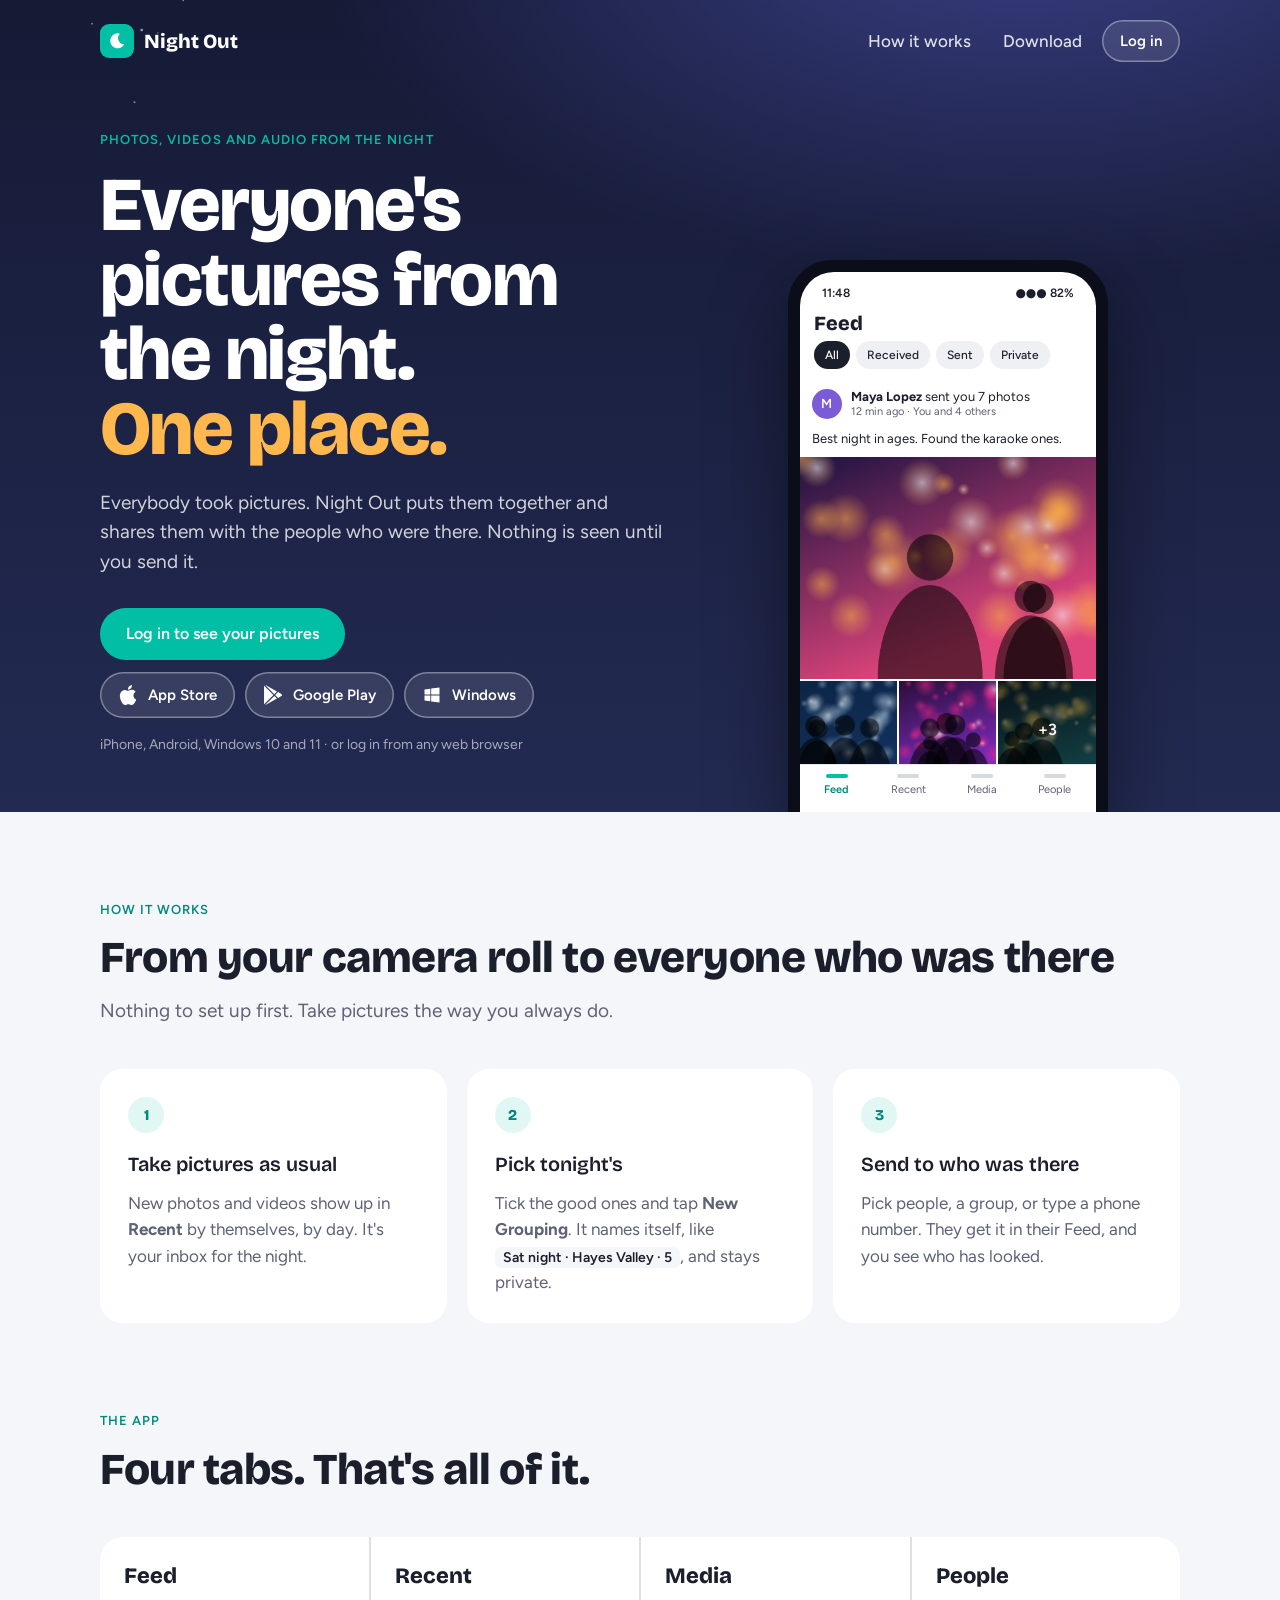
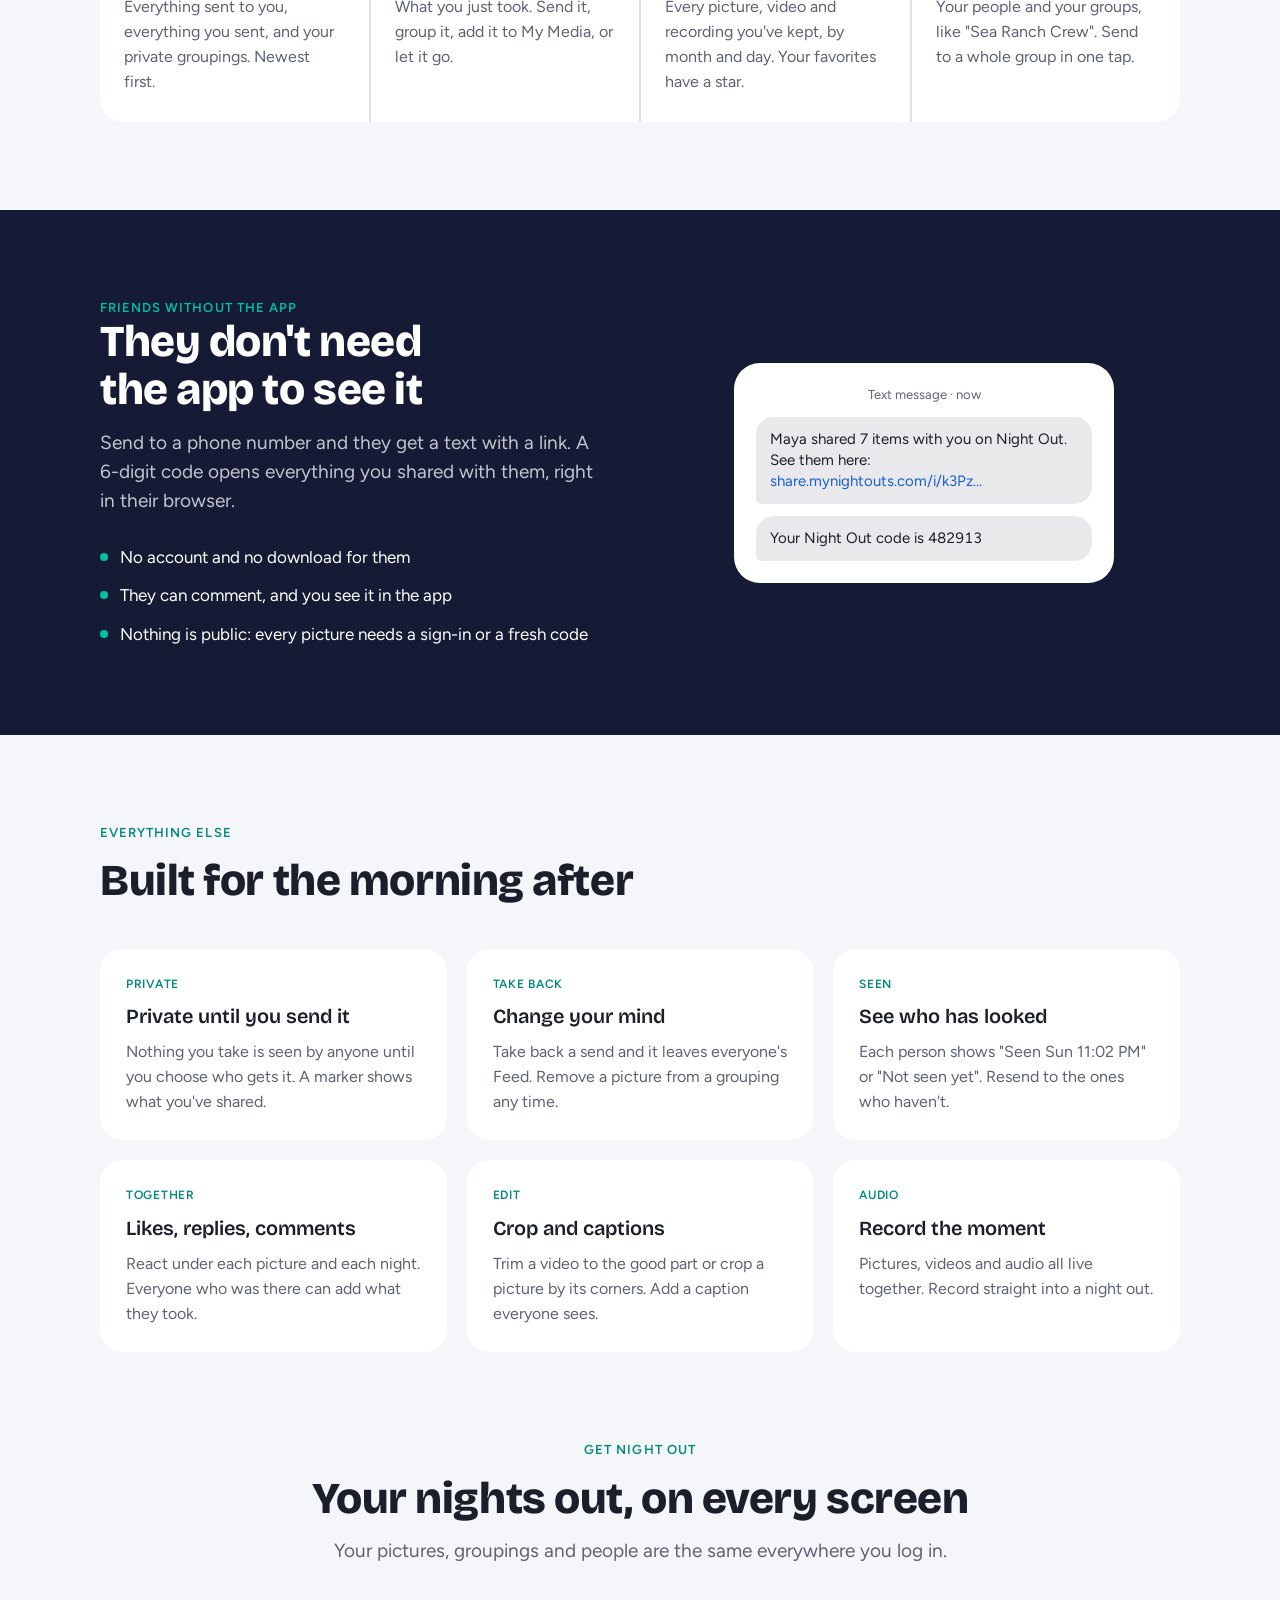
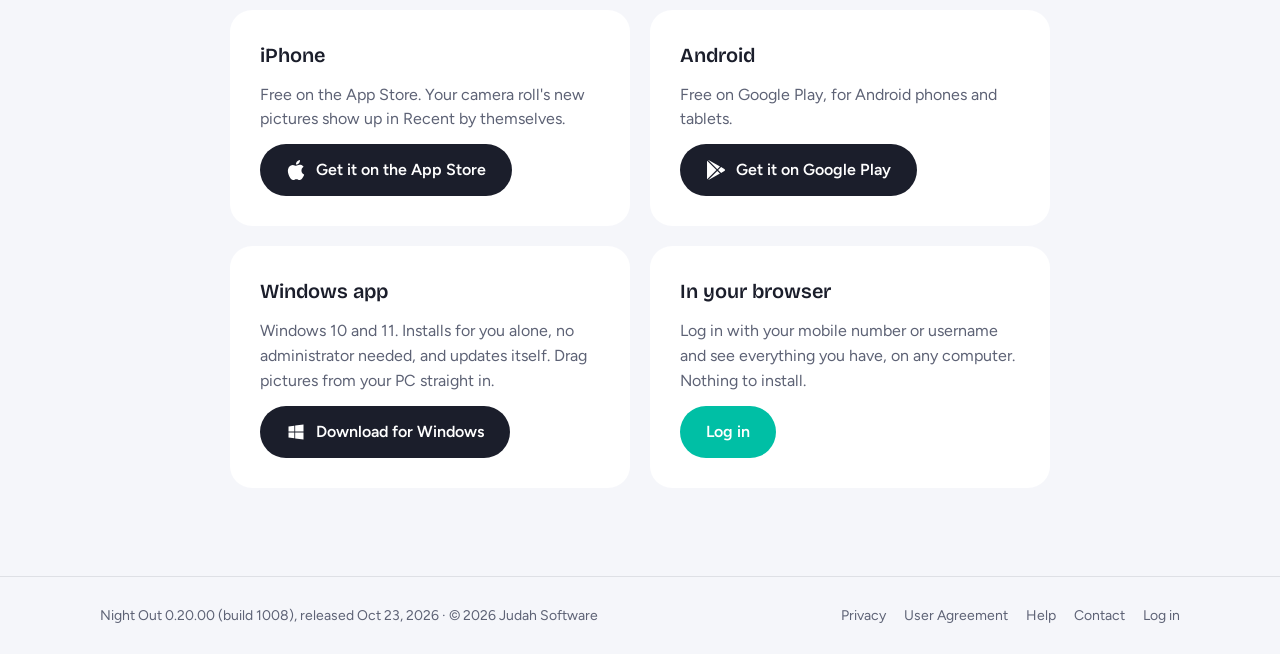
<file: index.html>
<!doctype html>
<html lang="en">
<head>
<meta charset="utf-8">
<meta name="viewport" content="width=device-width, initial-scale=1">
<title>Night Out — everyone's pictures from the night, in one place</title>
<meta name="description" content="Night Out gathers the photos, videos and audio from a night out and shares them with the people who were there. Private until you send it.">
<link rel="icon" type="image/png" href="favicon.png">
<link rel="preconnect" href="https://fonts.googleapis.com">
<link rel="preconnect" href="https://fonts.gstatic.com" crossorigin>
<link rel="stylesheet" href="https://fonts.googleapis.com/css2?family=Bricolage+Grotesque:opsz,wght@12..96,600;12..96,800&family=Figtree:wght@400;500;600&display=swap">
<style>
/* Night Out website (www.mynightouts.com). The app lives at login/. Links are relative, so
   the site also works under GitHub's own address (app/tool/release_web.ps1 -Preview).
   Layout: a night-sky opening with the app on a phone, then light sections down the page. */
:root {
  --teal: #00bfa5; --teal-dark: #00897b; --teal-10: rgba(0,191,165,.12);
  --night: #151a35; --night-2: #232a52; --amber: #ffb84d;
  --paper: #f5f6fa; --card: #ffffff; --ink: #1b1e2b; --muted: #5d6275; --line: rgba(27,30,43,.10);
  --display: "Bricolage Grotesque", "Segoe UI", system-ui, sans-serif;
  --body: "Figtree", "Segoe UI", system-ui, -apple-system, sans-serif;
}
* { box-sizing: border-box; }
html { scroll-behavior: smooth; }
@media (prefers-reduced-motion: reduce) { html { scroll-behavior: auto; } }
body { margin: 0; background: var(--paper); color: var(--ink); font: 400 17px/1.55 var(--body); -webkit-font-smoothing: antialiased; }
a { color: inherit; }
.wrap { max-width: 1120px; margin: 0 auto; padding-inline: 20px; }
h1, h2, h3 { font-family: var(--display); margin: 0; text-wrap: balance; }
h2 { font-size: clamp(30px, 4vw, 44px); line-height: 1.08; font-weight: 800; letter-spacing: -.01em; }
h3 { font-size: 20px; font-weight: 600; }
p { margin: 0; }
.lede { color: var(--muted); font-size: 19px; max-width: 60ch; }
.eyebrow { font-size: 13px; font-weight: 600; letter-spacing: .08em; text-transform: uppercase; color: var(--teal-dark); }

.btn { display: inline-flex; align-items: center; justify-content: center; gap: 10px; height: 52px; padding: 0 26px; border-radius: 999px;
  font: 600 16px/1 var(--body); text-decoration: none; border: 0; cursor: pointer; transition: transform .15s, background .15s; }
.btn:hover { transform: translateY(-1px); }
.btn:focus-visible, a:focus-visible { outline: 3px solid var(--amber); outline-offset: 3px; }
.btn.primary { background: var(--teal); color: #fff; }
.btn.primary:hover { background: #00d4b8; }
.btn.ghost { background: rgba(255,255,255,.10); color: #fff; box-shadow: inset 0 0 0 1.5px rgba(255,255,255,.35); }
.btn.ghost:hover { background: rgba(255,255,255,.18); }
.btn.dark { background: var(--ink); color: #fff; }
.btn.outline { background: transparent; color: var(--ink); box-shadow: inset 0 0 0 1.5px var(--line); }
.btn svg { width: 20px; height: 20px; flex: none; }

/* ---------- opening */
.hero { background: radial-gradient(1200px 600px at 80% -10%, #3a3f86 0%, transparent 60%), linear-gradient(180deg, var(--night) 0%, var(--night-2) 100%);
  color: #fff; position: relative; overflow: hidden; }
.stars { position: absolute; inset: 0; pointer-events: none; }
nav { display: flex; align-items: center; justify-content: space-between; gap: 16px; padding-block: 20px; position: relative; }
.logo { display: flex; align-items: center; gap: 10px; font: 800 20px/1 var(--display); text-decoration: none; color: #fff; }
.moon { width: 34px; height: 34px; border-radius: 9px; background: var(--teal); display: grid; place-items: center; flex: none; }
.moon svg { width: 20px; height: 20px; }
.navlinks { display: flex; align-items: center; gap: 8px; }
.navlinks .btn { height: 42px; padding: 0 18px; font-size: 15px; }
.navlinks .plain { color: rgba(255,255,255,.85); text-decoration: none; font-weight: 500; padding: 0 12px; }
.navlinks .plain:hover { color: #fff; }
.hero-grid { display: grid; grid-template-columns: 1.1fr .9fr; gap: 48px; align-items: center; padding-block: 48px 0; position: relative; }
.hero h1 { font-size: clamp(42px, 6.4vw, 76px); line-height: .98; font-weight: 800; letter-spacing: -.02em; }
.hero h1 em { font-style: normal; color: var(--amber); }
.hero .lede { color: rgba(255,255,255,.80); margin-top: 22px; }
.hero .eyebrow { color: var(--teal); margin-bottom: 18px; }
.ctas { display: flex; flex-wrap: wrap; gap: 12px; margin-top: 32px; }
.hero-grid > div:first-child { padding-bottom: 56px; }
.stores { display: flex; flex-wrap: wrap; gap: 10px; margin-top: 12px; }
.stores .btn { height: 46px; padding: 0 18px; font-size: 15px; }
.fine { margin-top: 16px; font-size: 14px; color: rgba(255,255,255,.6); }

/* the phone */
.phone-wrap { display: flex; justify-content: center; align-self: end; }
.phone { width: 320px; max-width: 100%; background: #0b0d18; border-radius: 44px 44px 0 0; padding: 12px 12px 0; box-shadow: 0 30px 80px rgba(0,0,0,.45); }
.screen { background: #fff; color: var(--ink); border-radius: 34px 34px 0 0; overflow: hidden; height: 540px; display: flex; flex-direction: column; font-size: 13px; }
.sbar { display: flex; justify-content: space-between; padding: 12px 22px 4px; font-weight: 600; font-size: 12px; }
.apptop { display: flex; align-items: center; gap: 8px; padding: 6px 14px 8px; }
.apptop b { font: 800 20px/1 var(--display); flex: 1; }
.chips { display: flex; gap: 6px; padding: 0 14px 10px; }
.chip { padding: 5px 11px; border-radius: 999px; background: #eef0f3; font-size: 12px; font-weight: 500; }
.chip.on { background: var(--ink); color: #fff; }
.feed { flex: 1; overflow: hidden; background: #e9ecee; display: flex; flex-direction: column; gap: 8px; }
.fcard { background: #fff; padding-bottom: 8px; }
.fhead { display: flex; align-items: center; gap: 9px; padding: 10px 12px; }
.av { width: 30px; height: 30px; border-radius: 50%; display: grid; place-items: center; color: #fff; font-weight: 600; font-size: 13px; flex: none; }
.fhead p { line-height: 1.25; }
.fhead small { color: var(--muted); font-size: 11px; display: block; }
.fnote { padding: 0 12px 8px; font-size: 13px; }
.tiles { display: grid; grid-template-columns: repeat(3, 1fr); gap: 2px; }
.tiles .big { grid-column: span 3; aspect-ratio: 4 / 3; }
.tiles img, .tiles .ph { width: 100%; aspect-ratio: 1; object-fit: cover; display: block; background: #d7d9d8; }
.tiles .big img { aspect-ratio: 4 / 3; }
.more { position: relative; }
.more span { position: absolute; inset: 0; display: grid; place-items: center; background: rgba(0,0,0,.45); color: #fff; font-weight: 600; font-size: 16px; }
.facts { display: flex; gap: 14px; padding: 8px 12px 0; color: var(--muted); font-size: 12px; }
.tabs { display: flex; justify-content: space-around; padding: 9px 4px 14px; border-top: 1px solid var(--line); font-size: 11px; color: var(--muted); background: #fff; }
.tabs span { display: flex; flex-direction: column; align-items: center; gap: 3px; }
.tabs i { width: 22px; height: 4px; border-radius: 4px; background: #d6d9de; }
.tabs .on { color: var(--teal-dark); font-weight: 600; }
.tabs .on i { background: var(--teal); }

/* ---------- sections */
section { padding-block: 88px; }
.sec-head { display: flex; flex-direction: column; gap: 14px; margin-bottom: 44px; }
.steps { display: grid; grid-template-columns: repeat(3, 1fr); gap: 20px; counter-reset: step; }
.step { background: var(--card); border-radius: 22px; padding: 28px; display: flex; flex-direction: column; gap: 10px; }
.step .num { font: 800 15px/1 var(--display); color: var(--teal-dark); background: var(--teal-10); width: 36px; height: 36px; border-radius: 50%; display: grid; place-items: center; margin-bottom: 6px; }
.step p { color: var(--muted); }
.step code { font: 600 14px/1.4 var(--body); background: var(--paper); padding: 2px 8px; border-radius: 6px; color: var(--ink); white-space: nowrap; }

.tabsgrid { display: grid; grid-template-columns: repeat(4, 1fr); gap: 2px; background: var(--line); border-radius: 22px; overflow: hidden; }
.tabsgrid div { background: var(--card); padding: 28px 24px; display: flex; flex-direction: column; gap: 8px; }
.tabsgrid b { font: 800 22px/1 var(--display); }
.tabsgrid p { color: var(--muted); font-size: 16px; }

.invite { background: var(--night); color: #fff; }
.invite .lede { color: rgba(255,255,255,.75); }
.invite .eyebrow { color: var(--teal); }
.invite-grid { display: grid; grid-template-columns: 1fr 1fr; gap: 56px; align-items: center; }
.sms { background: #fff; color: var(--ink); border-radius: 26px; padding: 22px; max-width: 380px; justify-self: center; width: 100%; display: flex; flex-direction: column; gap: 12px; }
.sms .from { font-size: 13px; color: var(--muted); text-align: center; }
.bubble { background: #e9e9eb; border-radius: 18px 18px 18px 6px; padding: 12px 14px; font-size: 15px; line-height: 1.4; }
.bubble u { color: #1a5fd0; text-decoration: none; }
.bubble.code { font-variant-numeric: tabular-nums; }
.checks { list-style: none; margin: 28px 0 0; padding: 0; display: flex; flex-direction: column; gap: 12px; }
.checks li { display: flex; gap: 12px; align-items: baseline; }
.checks li::before { content: ""; width: 8px; height: 8px; border-radius: 50%; background: var(--teal); flex: none; transform: translateY(-2px); }

.features { display: grid; grid-template-columns: repeat(3, 1fr); gap: 20px; }
.feature { background: var(--card); border-radius: 22px; padding: 26px; display: flex; flex-direction: column; gap: 8px; }
.feature .tag { font-size: 12px; font-weight: 600; letter-spacing: .06em; text-transform: uppercase; color: var(--teal-dark); }
.feature p { color: var(--muted); font-size: 16px; }

.get { text-align: center; }
.get .sec-head { align-items: center; }
.get-cards { display: grid; grid-template-columns: 1fr 1fr; gap: 20px; max-width: 820px; margin: 0 auto; text-align: left; }
.get-card { background: var(--card); border-radius: 22px; padding: 30px; display: flex; flex-direction: column; gap: 12px; }
.get-card p { color: var(--muted); font-size: 16px; flex: 1; }
.get-card .btn { align-self: flex-start; }

footer { border-top: 1px solid var(--line); padding-block: 28px; color: var(--muted); font-size: 14px; }
footer .wrap { display: flex; flex-wrap: wrap; justify-content: space-between; gap: 12px; }
footer nav { display: flex; gap: 18px; padding: 0; }
footer a { text-decoration: none; }
footer a:hover { color: var(--ink); }

@media (max-width: 900px) {
  .hero-grid, .invite-grid { grid-template-columns: 1fr; }
  .hero-grid { padding-top: 24px; gap: 40px; }
  .steps, .features { grid-template-columns: 1fr; }
  .tabsgrid { grid-template-columns: 1fr 1fr; }
  .get-cards { grid-template-columns: 1fr; }
  section { padding-block: 64px; }
}
@media (max-width: 560px) {
  .navlinks .plain { display: none; }
  .tabsgrid { grid-template-columns: 1fr; }
  .ctas .btn { flex: 1 1 100%; }
  .stores .btn { flex: 1 1 140px; }
  .screen { height: 480px; }
}
</style>
</head>
<body>

<header class="hero">
  <canvas class="stars" id="stars" aria-hidden="true"></canvas>
  <div class="wrap">
    <nav aria-label="Main">
      <a class="logo" href="./"><span class="moon"><svg viewBox="0 0 24 24" aria-hidden="true"><path fill="#fff" d="M15.5 3.2A9 9 0 1 0 20.8 16a7.5 7.5 0 0 1-5.3-12.8z"/></svg></span>Night Out</a>
      <div class="navlinks">
        <a class="plain" href="#how">How it works</a>
        <a class="plain" href="#get">Download</a>
        <a class="btn ghost" href="login/">Log in</a>
      </div>
    </nav>
    <div class="hero-grid">
      <div>
        <p class="eyebrow">Photos, videos and audio from the night</p>
        <h1>Everyone's pictures from the night. <em>One place.</em></h1>
        <p class="lede">Everybody took pictures. Night Out puts them together and shares them with the people who were there. Nothing is seen until you send it.</p>
        <div class="ctas">
          <a class="btn primary" href="login/">Log in to see your pictures</a>
        </div>
        <div class="stores">
          <a class="btn ghost" href="https://apps.apple.com/us/app/my-night-outs/id1579924048">
            <svg viewBox="0 0 24 24" aria-hidden="true"><path fill="currentColor" d="M12.152 6.896c-.948 0-2.415-1.078-3.96-1.04-2.04.027-3.91 1.183-4.961 3.014-2.117 3.675-.546 9.103 1.519 12.09 1.013 1.454 2.208 3.09 3.792 3.039 1.52-.065 2.09-.987 3.935-.987 1.831 0 2.35.987 3.96.948 1.637-.026 2.676-1.48 3.676-2.948 1.156-1.688 1.636-3.325 1.662-3.415-.039-.013-3.182-1.221-3.22-4.857-.026-3.04 2.48-4.494 2.597-4.559-1.429-2.09-3.623-2.324-4.39-2.376-2-.156-3.675 1.09-4.61 1.09zM15.53 3.83c.843-1.012 1.4-2.427 1.245-3.83-1.207.052-2.662.805-3.532 1.818-.78.896-1.454 2.338-1.273 3.714 1.338.104 2.715-.688 3.559-1.701"/></svg>App Store</a>
          <a class="btn ghost" href="https://play.google.com/store/apps/details?id=com.judah.nightout">
            <svg viewBox="0 0 24 24" aria-hidden="true"><path fill="currentColor" d="M22.018 13.298l-3.919 2.218-3.515-3.493 3.543-3.521 3.891 2.202a1.49 1.49 0 0 1 0 2.594zM1.337.924a1.486 1.486 0 0 0-.112.568v21.017c0 .217.045.419.124.6l11.155-11.087L1.337.924zm12.207 10.065l3.258-3.238L3.45.195a1.466 1.466 0 0 0-.946-.179l11.04 10.973zm0 2.067l-11 10.933c.298.036.612-.016.906-.183l13.324-7.54-3.23-3.21z"/></svg>Google Play</a>
          <a class="btn ghost" href="https://github.com/JudahSoftware/NightOut-releases/releases/latest/download/NightOut-Setup.exe">
            <svg viewBox="0 0 24 24" aria-hidden="true"><path fill="currentColor" d="M3 5.5 10 4.5v7H3zM11 4.3 21 3v8.5H11zM3 12.5h7v7l-7-1zM11 12.5h10V21l-10-1.3z"/></svg>Windows</a>
        </div>
        <p class="fine">iPhone, Android, Windows 10 and 11 · or log in from any web browser</p>
      </div>
      <div class="phone-wrap" aria-label="The Night Out app's Feed">
        <div class="phone"><div class="screen">
          <div class="sbar"><span>11:48</span><span>●●● 82%</span></div>
          <div class="apptop"><b>Feed</b></div>
          <div class="chips"><span class="chip on">All</span><span class="chip">Received</span><span class="chip">Sent</span><span class="chip">Private</span></div>
          <div class="feed">
            <div class="fcard">
              <div class="fhead"><span class="av" style="background:#7b5cd6">M</span><p><b>Maya Lopez</b> sent you 7 photos<small>12 min ago · You and 4 others</small></p></div>
              <p class="fnote">Best night in ages. Found the karaoke ones.</p>
              <div class="tiles" data-tiles="0,1,2,3" data-more="+3"></div>
              <div class="facts"><span>♥ 6</span><span>Reply</span><span>Save</span></div>
            </div>
            <div class="fcard">
              <div class="fhead"><span class="av" style="background:#00897b">Y</span><p><b>Sat night · Hayes Valley · 5</b><small>Private · only you</small></p></div>
              <div class="tiles" data-tiles="4,5,6"></div>
            </div>
          </div>
          <div class="tabs"><span class="on"><i></i>Feed</span><span><i></i>Recent</span><span><i></i>Media</span><span><i></i>People</span></div>
        </div></div>
      </div>
    </div>
  </div>
</header>

<main>
  <section id="how">
    <div class="wrap">
      <div class="sec-head">
        <p class="eyebrow">How it works</p>
        <h2>From your camera roll to everyone who was there</h2>
        <p class="lede">Nothing to set up first. Take pictures the way you always do.</p>
      </div>
      <div class="steps">
        <div class="step"><span class="num">1</span><h3>Take pictures as usual</h3><p>New photos and videos show up in <b>Recent</b> by themselves, by day. It's your inbox for the night.</p></div>
        <div class="step"><span class="num">2</span><h3>Pick tonight's</h3><p>Tick the good ones and tap <b>New Grouping</b>. It names itself, like <code>Sat night · Hayes Valley · 5</code>, and stays private.</p></div>
        <div class="step"><span class="num">3</span><h3>Send to who was there</h3><p>Pick people, a group, or type a phone number. They get it in their Feed, and you see who has looked.</p></div>
      </div>
    </div>
  </section>

  <section style="padding-top:0">
    <div class="wrap">
      <div class="sec-head">
        <p class="eyebrow">The app</p>
        <h2>Four tabs. That's all of it.</h2>
      </div>
      <div class="tabsgrid">
        <div><b>Feed</b><p>Everything sent to you, everything you sent, and your private groupings. Newest first.</p></div>
        <div><b>Recent</b><p>What you just took. Send it, group it, add it to My Media, or let it go.</p></div>
        <div><b>Media</b><p>Every picture, video and recording you've kept, by month and day. Your favorites have a star.</p></div>
        <div><b>People</b><p>Your people and your groups, like "Sea Ranch Crew". Send to a whole group in one tap.</p></div>
      </div>
    </div>
  </section>

  <section class="invite">
    <div class="wrap invite-grid">
      <div>
        <p class="eyebrow">Friends without the app</p>
        <h2>They don't need the app to see it</h2>
        <p class="lede" style="margin-top:14px">Send to a phone number and they get a text with a link. A 6-digit code opens everything you shared with them, right in their browser.</p>
        <ul class="checks">
          <li>No account and no download for them</li>
          <li>They can comment, and you see it in the app</li>
          <li>Nothing is public: every picture needs a sign-in or a fresh code</li>
        </ul>
      </div>
      <div class="sms" aria-label="The text a friend gets">
        <p class="from">Text message · now</p>
        <p class="bubble">Maya shared 7 items with you on Night Out. See them here: <u>share.mynightouts.com/i/k3Pz…</u></p>
        <p class="bubble code">Your Night Out code is 482913</p>
      </div>
    </div>
  </section>

  <section>
    <div class="wrap">
      <div class="sec-head">
        <p class="eyebrow">Everything else</p>
        <h2>Built for the morning after</h2>
      </div>
      <div class="features">
        <div class="feature"><span class="tag">Private</span><h3>Private until you send it</h3><p>Nothing you take is seen by anyone until you choose who gets it. A marker shows what you've shared.</p></div>
        <div class="feature"><span class="tag">Take back</span><h3>Change your mind</h3><p>Take back a send and it leaves everyone's Feed. Remove a picture from a grouping any time.</p></div>
        <div class="feature"><span class="tag">Seen</span><h3>See who has looked</h3><p>Each person shows "Seen Sun 11:02 PM" or "Not seen yet". Resend to the ones who haven't.</p></div>
        <div class="feature"><span class="tag">Together</span><h3>Likes, replies, comments</h3><p>React under each picture and each night. Everyone who was there can add what they took.</p></div>
        <div class="feature"><span class="tag">Edit</span><h3>Crop and captions</h3><p>Trim a video to the good part or crop a picture by its corners. Add a caption everyone sees.</p></div>
        <div class="feature"><span class="tag">Audio</span><h3>Record the moment</h3><p>Pictures, videos and audio all live together. Record straight into a night out.</p></div>
      </div>
    </div>
  </section>

  <section class="get" id="get" style="padding-top:0">
    <div class="wrap">
      <div class="sec-head">
        <p class="eyebrow">Get Night Out</p>
        <h2>Your nights out, on every screen</h2>
        <p class="lede">Your pictures, groupings and people are the same everywhere you log in.</p>
      </div>
      <div class="get-cards">
        <div class="get-card">
          <h3>iPhone</h3>
          <p>Free on the App Store. Your camera roll's new pictures show up in Recent by themselves.</p>
          <a class="btn dark" href="https://apps.apple.com/us/app/my-night-outs/id1579924048">
            <svg viewBox="0 0 24 24" aria-hidden="true"><path fill="currentColor" d="M12.152 6.896c-.948 0-2.415-1.078-3.96-1.04-2.04.027-3.91 1.183-4.961 3.014-2.117 3.675-.546 9.103 1.519 12.09 1.013 1.454 2.208 3.09 3.792 3.039 1.52-.065 2.09-.987 3.935-.987 1.831 0 2.35.987 3.96.948 1.637-.026 2.676-1.48 3.676-2.948 1.156-1.688 1.636-3.325 1.662-3.415-.039-.013-3.182-1.221-3.22-4.857-.026-3.04 2.48-4.494 2.597-4.559-1.429-2.09-3.623-2.324-4.39-2.376-2-.156-3.675 1.09-4.61 1.09zM15.53 3.83c.843-1.012 1.4-2.427 1.245-3.83-1.207.052-2.662.805-3.532 1.818-.78.896-1.454 2.338-1.273 3.714 1.338.104 2.715-.688 3.559-1.701"/></svg>Get it on the App Store</a>
        </div>
        <div class="get-card">
          <h3>Android</h3>
          <p>Free on Google Play, for Android phones and tablets.</p>
          <a class="btn dark" href="https://play.google.com/store/apps/details?id=com.judah.nightout">
            <svg viewBox="0 0 24 24" aria-hidden="true"><path fill="currentColor" d="M22.018 13.298l-3.919 2.218-3.515-3.493 3.543-3.521 3.891 2.202a1.49 1.49 0 0 1 0 2.594zM1.337.924a1.486 1.486 0 0 0-.112.568v21.017c0 .217.045.419.124.6l11.155-11.087L1.337.924zm12.207 10.065l3.258-3.238L3.45.195a1.466 1.466 0 0 0-.946-.179l11.04 10.973zm0 2.067l-11 10.933c.298.036.612-.016.906-.183l13.324-7.54-3.23-3.21z"/></svg>Get it on Google Play</a>
        </div>
        <div class="get-card">
          <h3>Windows app</h3>
          <p>Windows 10 and 11. Installs for you alone, no administrator needed, and updates itself. Drag pictures from your PC straight in.</p>
          <a class="btn dark" href="https://github.com/JudahSoftware/NightOut-releases/releases/latest/download/NightOut-Setup.exe">
            <svg viewBox="0 0 24 24" aria-hidden="true"><path fill="currentColor" d="M3 5.5 10 4.5v7H3zM11 4.3 21 3v8.5H11zM3 12.5h7v7l-7-1zM11 12.5h10V21l-10-1.3z"/></svg>Download for Windows</a>
        </div>
        <div class="get-card">
          <h3>In your browser</h3>
          <p>Log in with your mobile number or username and see everything you have, on any computer. Nothing to install.</p>
          <a class="btn primary" href="login/">Log in</a>
        </div>
      </div>
    </div>
  </section>
</main>

<footer>
  <div class="wrap">
    <span>Night Out 0.20.00 (build 1008), released Oct 23, 2026 · © 2026 Judah Software</span>
    <nav aria-label="Legal">
      <a href="privacy/">Privacy</a>
      <a href="useragreement/">User Agreement</a>
      <a href="help/">Help</a>
      <a href="contact/">Contact</a>
      <a href="login/">Log in</a>
    </nav>
  </div>
</footer>

<script>
(function () {
  "use strict";
  // Sample pictures for the phone, drawn here (no real photos on the page).
  var palettes = [["#1b1340","#e0457b","#ffb347"],["#0b2545","#13315c","#8da9c4"],["#2b0f3a","#7b2cbf","#f72585"],
    ["#10202b","#1f6f78","#f5d061"],["#3a0d0d","#c0392b","#f39c12"],["#0d1b2a","#415a77","#e0e1dd"],["#1a1a2e","#16213e","#e94560"]];
  function rnd(a) { return function () { a |= 0; a = a + 0x6D2B79F5 | 0; var t = Math.imul(a ^ a >>> 15, 1 | a); t = t + Math.imul(t ^ t >>> 7, 61 | t) ^ t; return ((t ^ t >>> 14) >>> 0) / 4294967296; }; }
  function rgba(hex, a) { var n = parseInt(hex.slice(1), 16); return "rgba(" + (n >> 16) + "," + (n >> 8 & 255) + "," + (n & 255) + "," + a + ")"; }
  function picture(seed, w, h) {
    var c = document.createElement("canvas"); c.width = w; c.height = h;
    var g = c.getContext("2d"), p = palettes[seed % palettes.length], r = rnd(seed * 7919 + 3);
    var bg = g.createLinearGradient(0, 0, w * .3, h); bg.addColorStop(0, p[0]); bg.addColorStop(1, p[1]);
    g.fillStyle = bg; g.fillRect(0, 0, w, h);
    for (var i = 0; i < 34; i++) {
      var x = r() * w, y = r() * h * .75, rad = 6 + r() * w * .1;
      var rg = g.createRadialGradient(x, y, 0, x, y, rad);
      rg.addColorStop(0, rgba(i % 3 ? p[2] : "#ffffff", .55)); rg.addColorStop(1, rgba(p[2], 0));
      g.fillStyle = rg; g.beginPath(); g.arc(x, y, rad, 0, 6.3); g.fill();
    }
    g.fillStyle = "rgba(0,0,0,.55)";
    for (var k = 0; k < 3 + (seed % 3); k++) {
      var cx = w * (.1 + r() * .8), s = h * (.16 + r() * .1), top = h - s * 2.2;
      g.beginPath(); g.arc(cx, top, s * .42, 0, 6.3); g.fill();
      g.beginPath(); g.ellipse(cx, h, s * .95, s * 1.7, 0, Math.PI, 0); g.fill();
    }
    return c.toDataURL("image/jpeg", .85);
  }
  document.querySelectorAll("[data-tiles]").forEach(function (box) {
    var ids = box.dataset.tiles.split(",").map(Number), more = box.dataset.more;
    ids.forEach(function (id, i) {
      var big = i === 0 && ids.length > 3;
      var img = new Image(); img.alt = ""; img.src = big ? picture(id, 480, 360) : picture(id, 240, 240);
      var cell = document.createElement("div"); if (big) cell.className = "big";
      if (more && i === ids.length - 1) { cell.className = "more"; var s = document.createElement("span"); s.textContent = more; cell.appendChild(img); cell.appendChild(s); }
      else cell.appendChild(img);
      box.appendChild(cell);
    });
  });

  // A few stars behind the opening
  var cv = document.getElementById("stars"), ctx = cv.getContext("2d");
  function sky() {
    var w = cv.width = cv.offsetWidth, h = cv.height = cv.offsetHeight, r = rnd(42);
    for (var i = 0; i < Math.round(w * h / 9000); i++) {
      ctx.fillStyle = "rgba(255,255,255," + (.15 + r() * .5) + ")";
      ctx.beginPath(); ctx.arc(r() * w, r() * h * .8, r() * 1.3 + .2, 0, 6.3); ctx.fill();
    }
  }
  sky(); addEventListener("resize", sky);
})();
</script>
</body>
</html>
</file>
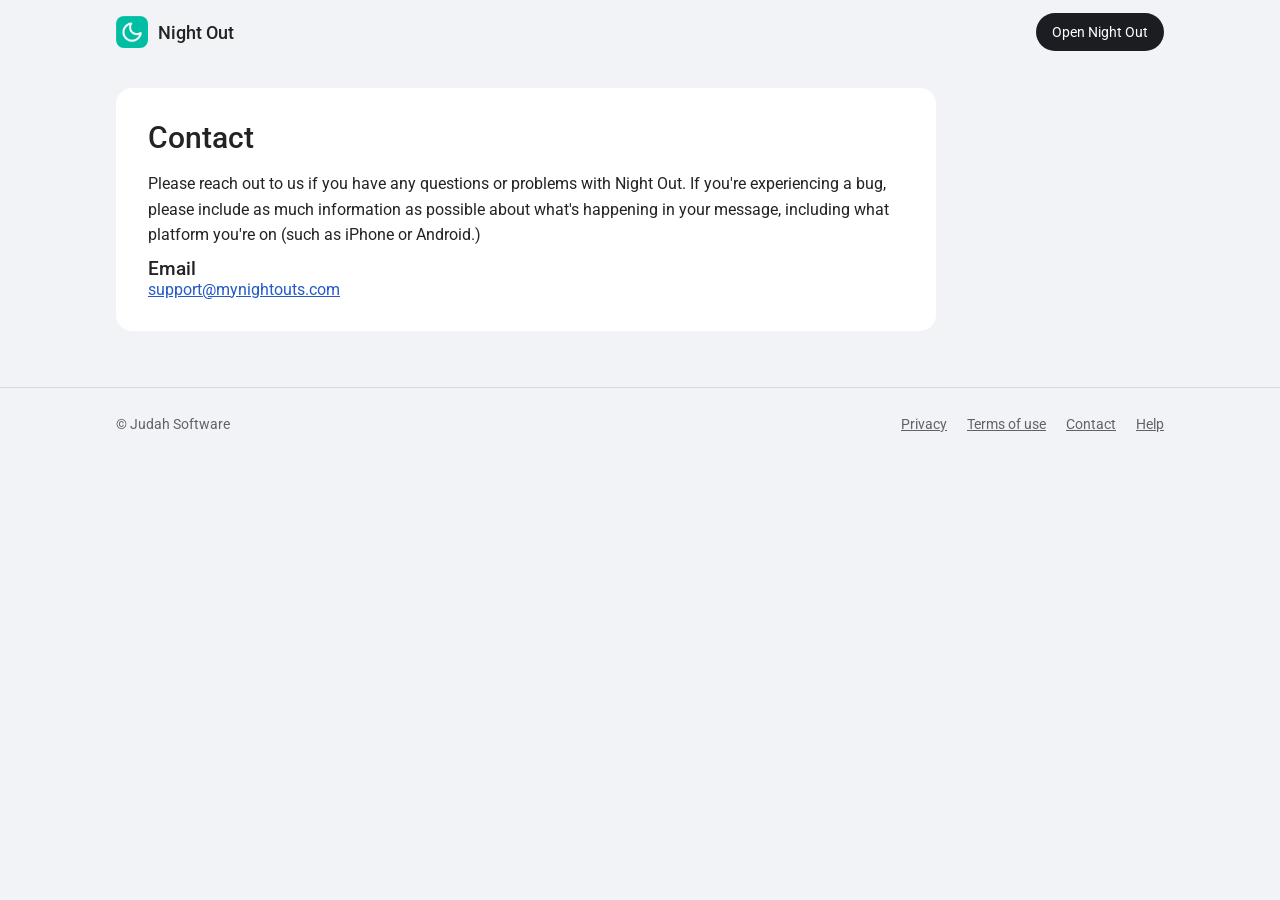
<file: contact/index.html>
<!doctype html>
<html lang="en">
<head>
<meta charset="utf-8">
<meta name="viewport" content="width=device-width, initial-scale=1">
<title>Contact - Night Out</title>
<link rel="icon" type="image/png" href="../favicon.png">
<link rel="preconnect" href="https://fonts.googleapis.com">
<link rel="preconnect" href="https://fonts.gstatic.com" crossorigin>
<link rel="stylesheet" href="https://fonts.googleapis.com/css2?family=Roboto:wght@400;500&display=swap">
<link rel="stylesheet" href="../styles.css">
</head>
<body>
<header class="wrap top">
  <a class="brand" href="../"><img src="../icon.png" alt="">Night Out</a>
  <nav><a class="button small" href="../login/">Open Night Out</a></nav>
</header>
<main class="wrap"><article class="doc">
<!-- Wording carried over unchanged from the old site (Angular src/app/contact). -->
<h1>Contact</h1>
<div id="contact-content">
    <div class="flex-center">
        <div id="contact-container">

            <p>Please reach out to us if you have any questions or problems with Night Out. If you're experiencing a bug, please include as much information as possible about what's happening in your message, including what platform you're on (such as iPhone or Android.)</p>

            <h3>Email</h3>
            <a href="mailto:support@mynightouts.com">support&#64;mynightouts.com</a>

        </div>
    </div>
</div>
</article></main>
<footer>
  <div class="wrap">
    <span>&copy; Judah Software</span>
    <nav><a href="../privacy/">Privacy</a><a href="../useragreement/">Terms of use</a><a href="../contact/">Contact</a><a href="../help/">Help</a></nav>
  </div>
</footer>
</body>
</html>
</file>
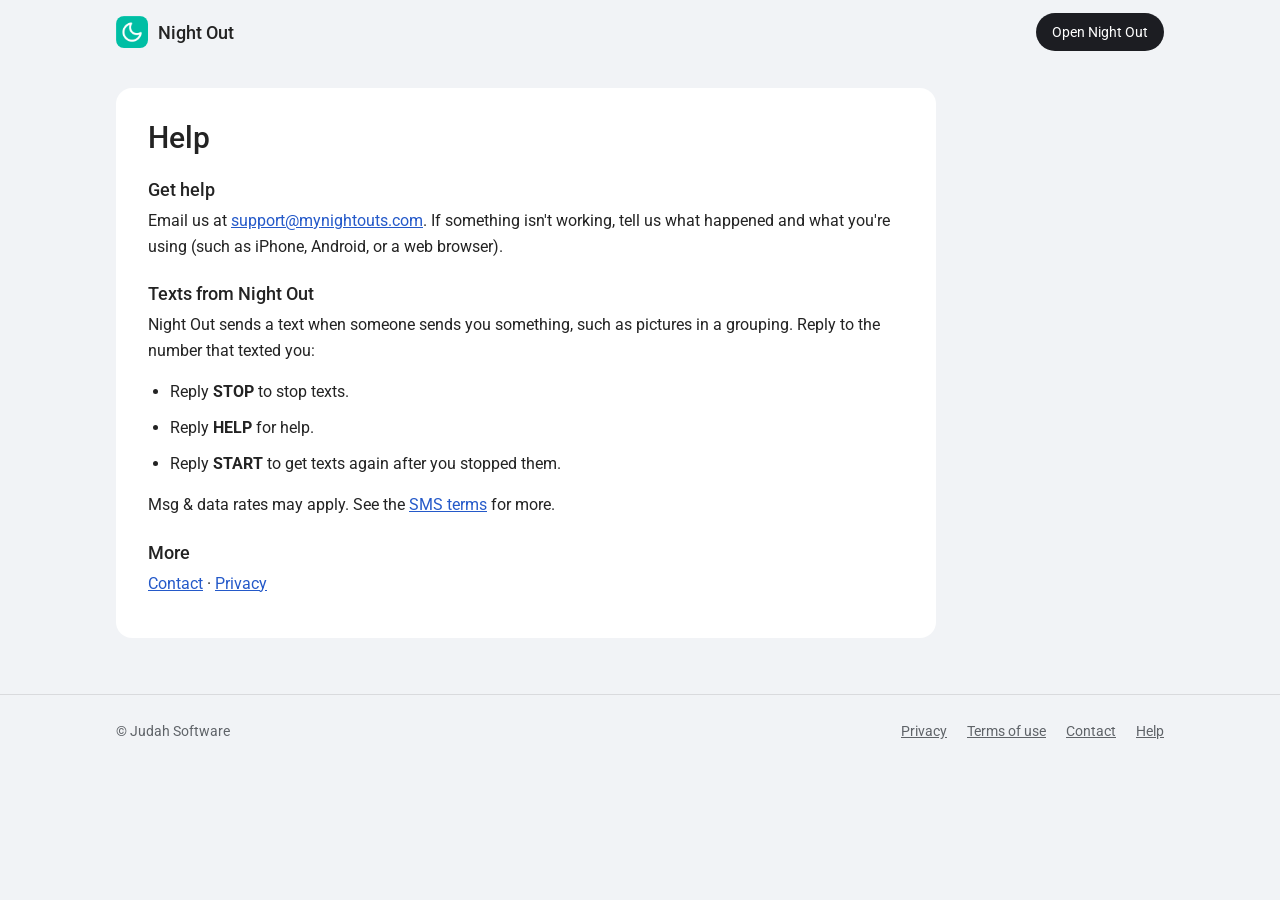
<file: help/index.html>
<!doctype html>
<html lang="en">
<head>
<meta charset="utf-8">
<meta name="viewport" content="width=device-width, initial-scale=1">
<title>Help - Night Out</title>
<link rel="icon" type="image/png" href="../favicon.png">
<link rel="preconnect" href="https://fonts.googleapis.com">
<link rel="preconnect" href="https://fonts.gstatic.com" crossorigin>
<link rel="stylesheet" href="https://fonts.googleapis.com/css2?family=Roboto:wght@400;500&display=swap">
<link rel="stylesheet" href="../styles.css">
</head>
<body>
<header class="wrap top">
  <a class="brand" href="../"><img src="../icon.png" alt="">Night Out</a>
  <nav><a class="button small" href="../login/">Open Night Out</a></nav>
</header>
<main class="wrap"><article class="doc">
<h1>Help</h1>

<h2>Get help</h2>
<p>Email us at <a href="mailto:support@mynightouts.com">support&#64;mynightouts.com</a>. If something isn't working, tell us what happened and what you're using (such as iPhone, Android, or a web browser).</p>

<h2>Texts from Night Out</h2>
<p>Night Out sends a text when someone sends you something, such as pictures in a grouping. Reply to the number that texted you:</p>
<ul>
  <li>Reply <strong>STOP</strong> to stop texts.</li>
  <li>Reply <strong>HELP</strong> for help.</li>
  <li>Reply <strong>START</strong> to get texts again after you stopped them.</li>
</ul>
<p>Msg &amp; data rates may apply. See the <a href="../privacy/#sms">SMS terms</a> for more.</p>

<h2>More</h2>
<p><a href="../contact/">Contact</a> &middot; <a href="../privacy/">Privacy</a></p>
</article></main>
<footer>
  <div class="wrap">
    <span>&copy; Judah Software</span>
    <nav><a href="../privacy/">Privacy</a><a href="../useragreement/">Terms of use</a><a href="../contact/">Contact</a><a href="../help/">Help</a></nav>
  </div>
</footer>
</body>
</html>
</file>
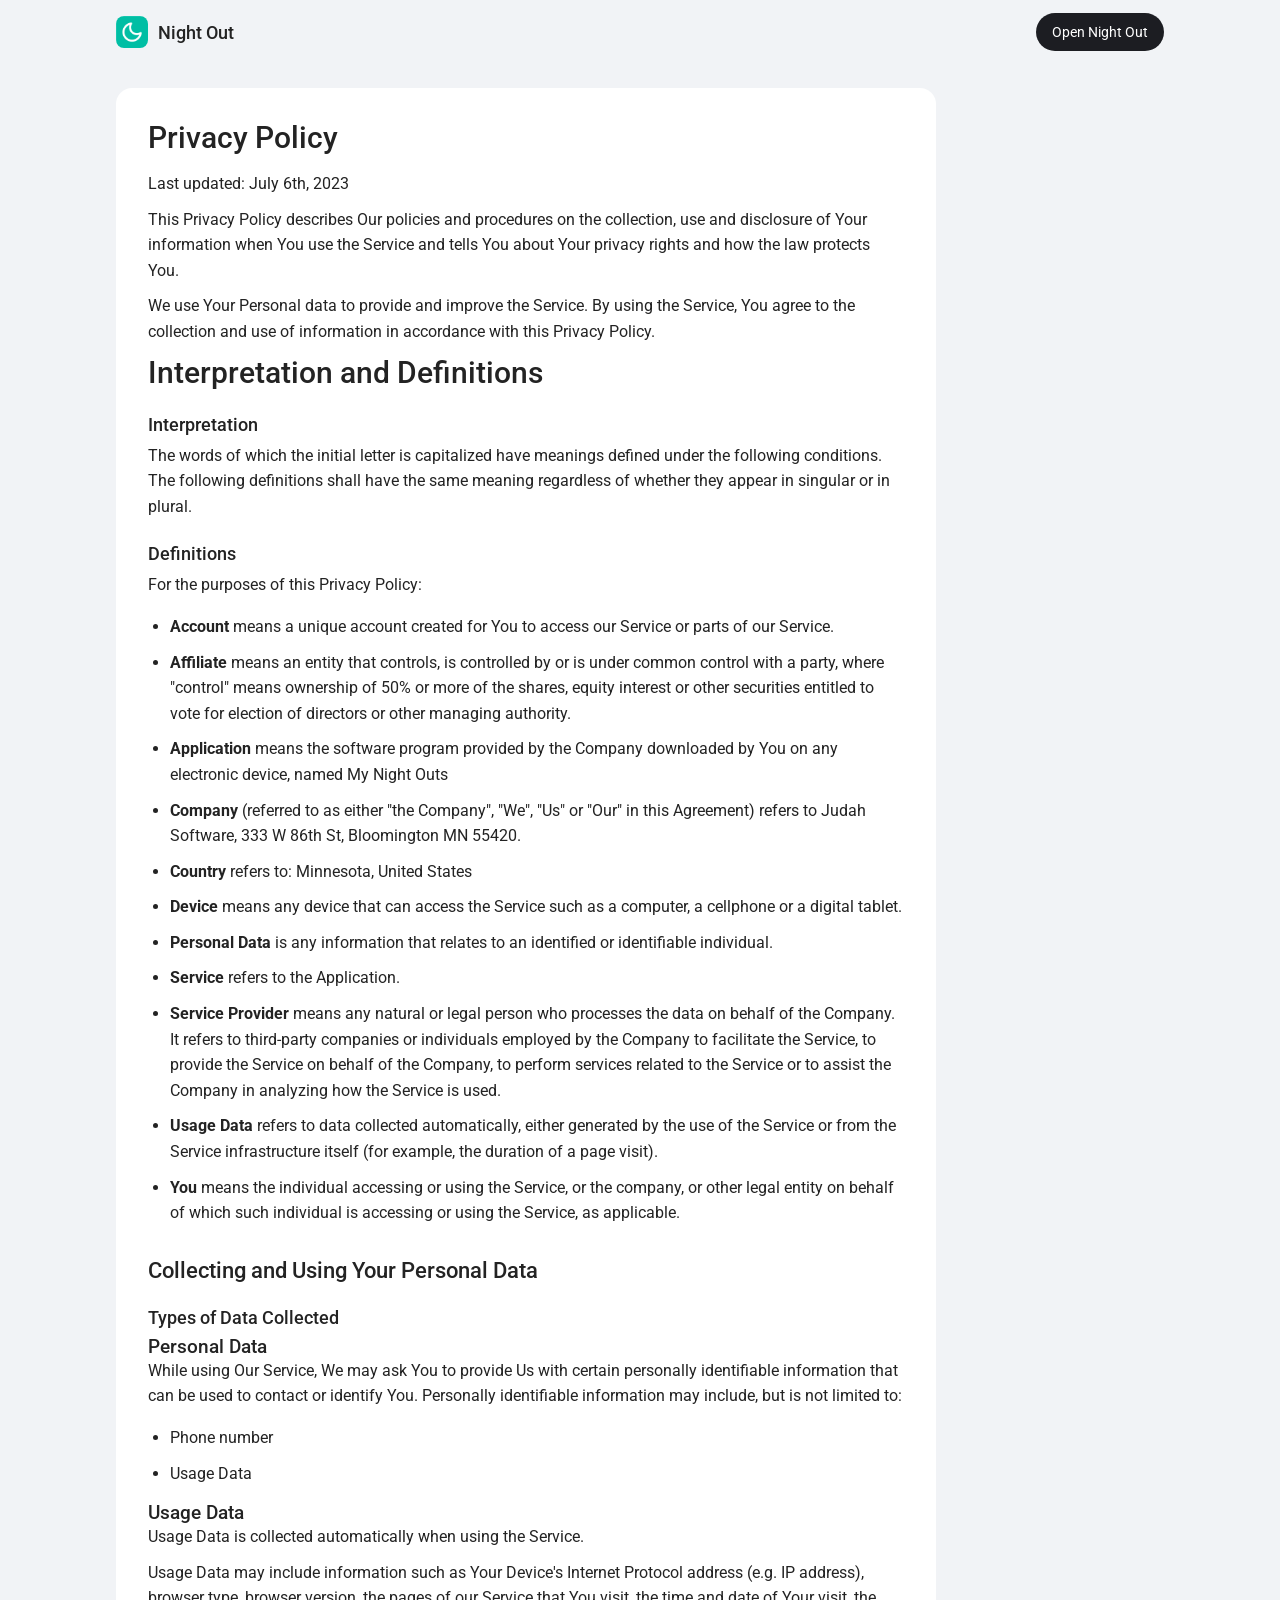
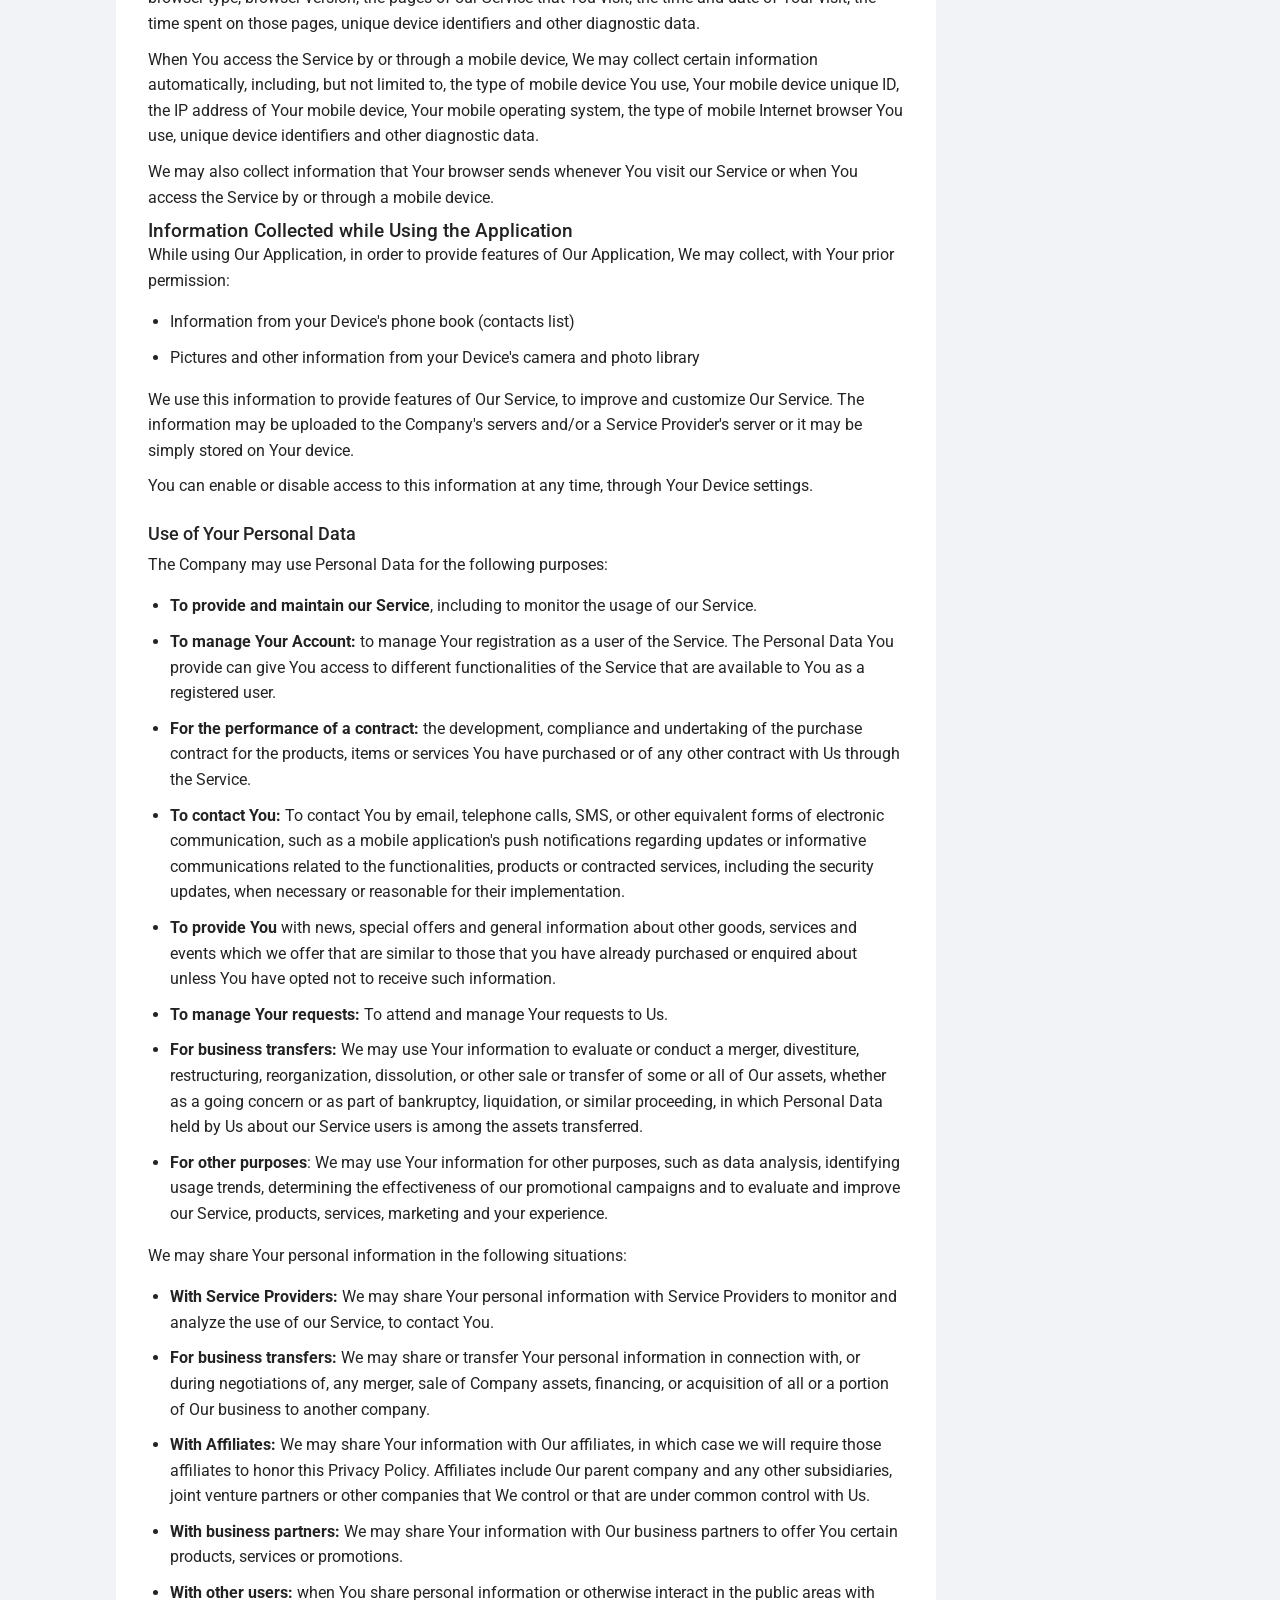
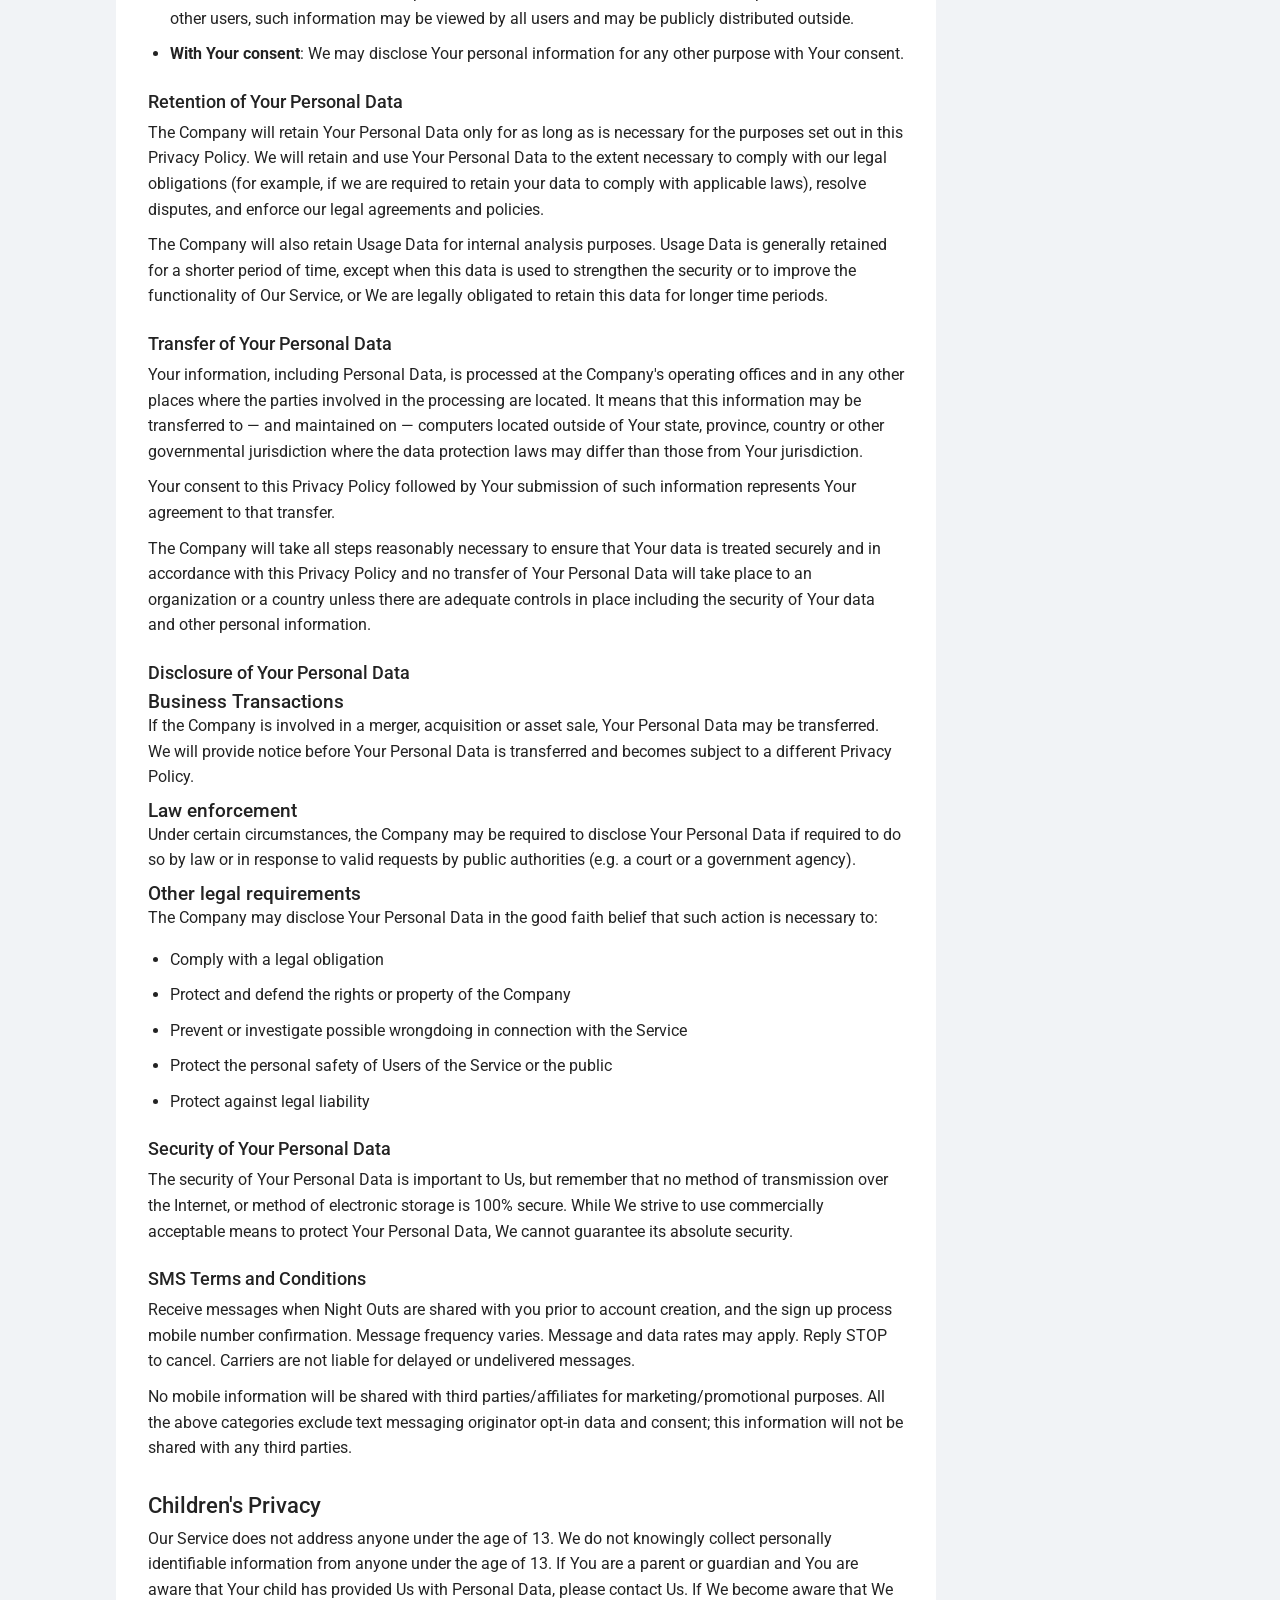
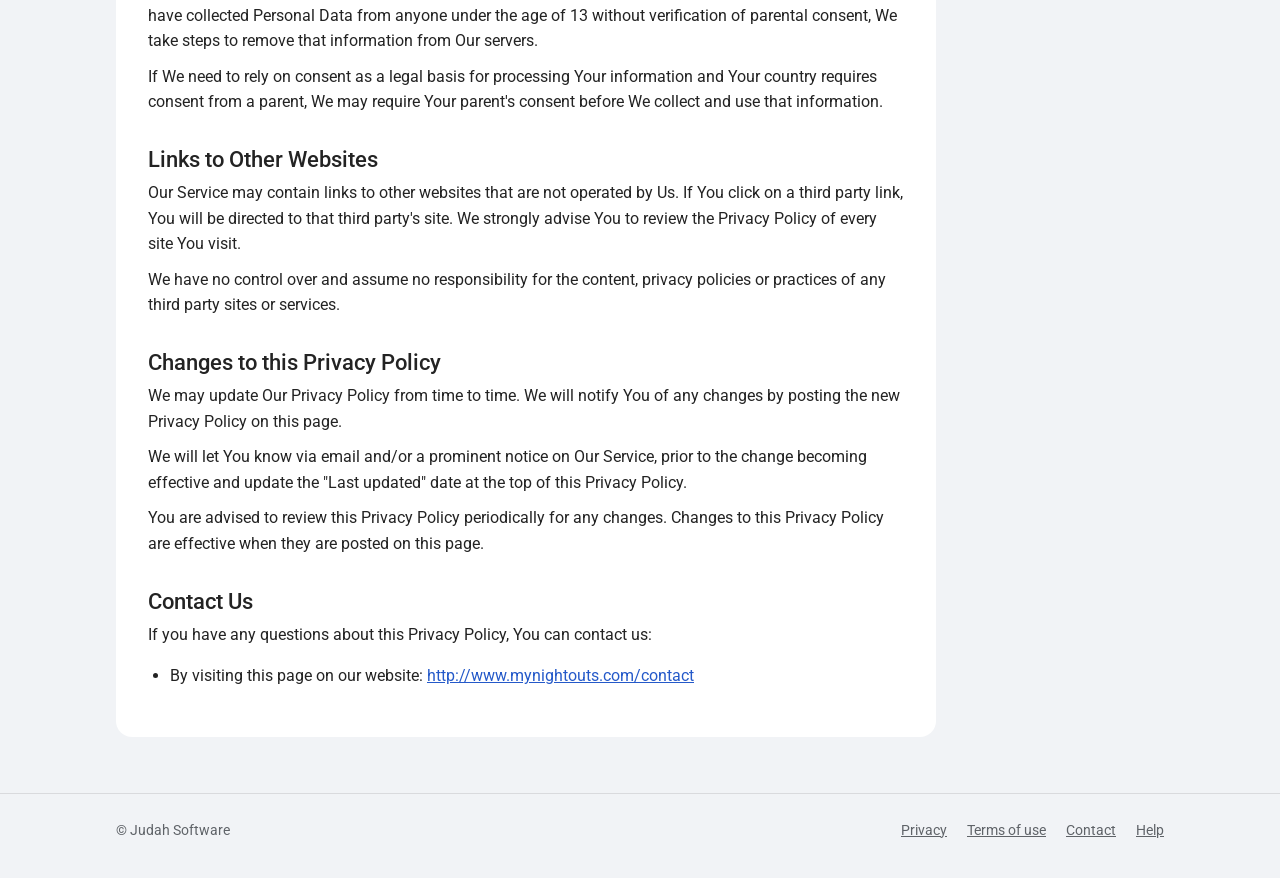
<file: privacy/index.html>
<!doctype html>
<html lang="en">
<head>
<meta charset="utf-8">
<meta name="viewport" content="width=device-width, initial-scale=1">
<title>Privacy Policy - Night Out</title>
<link rel="icon" type="image/png" href="../favicon.png">
<link rel="preconnect" href="https://fonts.googleapis.com">
<link rel="preconnect" href="https://fonts.gstatic.com" crossorigin>
<link rel="stylesheet" href="https://fonts.googleapis.com/css2?family=Roboto:wght@400;500&display=swap">
<link rel="stylesheet" href="../styles.css">
</head>
<body>
<header class="wrap top">
  <a class="brand" href="../"><img src="../icon.png" alt="">Night Out</a>
  <nav><a class="button small" href="../login/">Open Night Out</a></nav>
</header>
<main class="wrap"><article class="doc">
<!-- Wording carried over unchanged from the old site (Angular src/app/privacy). -->
<h1>Privacy Policy</h1>
<div id="privacy-content">
    <div class="flex-center">
        <div id="privacy-container">
            
            
            <p>Last updated: July 6th, 2023</p>
            <p>This Privacy Policy describes Our policies and procedures on the collection, use and disclosure of Your information when You use the Service and tells You about Your privacy rights and how the law protects You.</p>
            <p>We use Your Personal data to provide and improve the Service. By using the Service, You agree to the collection and use of information in accordance with this Privacy Policy.</p>
            <h1>Interpretation and Definitions</h1>
            <h2>Interpretation</h2>
            <p>The words of which the initial letter is capitalized have meanings defined under the following conditions. The following definitions shall have the same meaning regardless of whether they appear in singular or in plural.</p>
            <h2>Definitions</h2>
            <p>For the purposes of this Privacy Policy:</p>
            <ul>
            <li>
            <p><strong>Account</strong> means a unique account created for You to access our Service or parts of our Service.</p>
            </li>
            <li>
            <p><strong>Affiliate</strong> means an entity that controls, is controlled by or is under common control with a party, where &quot;control&quot; means ownership of 50% or more of the shares, equity interest or other securities entitled to vote for election of directors or other managing authority.</p>
            </li>
            <li>
            <p><strong>Application</strong> means the software program provided by the Company downloaded by You on any electronic device, named My Night Outs</p>
            </li>
            <li>
            <p><strong>Company</strong> (referred to as either &quot;the Company&quot;, &quot;We&quot;, &quot;Us&quot; or &quot;Our&quot; in this Agreement) refers to Judah Software, 333 W 86th St, Bloomington MN 55420.</p>
            </li>
            <li>
            <p><strong>Country</strong> refers to: Minnesota,  United States</p>
            </li>
            <li>
            <p><strong>Device</strong> means any device that can access the Service such as a computer, a cellphone or a digital tablet.</p>
            </li>
            <li>
            <p><strong>Personal Data</strong> is any information that relates to an identified or identifiable individual.</p>
            </li>
            <li>
            <p><strong>Service</strong> refers to the Application.</p>
            </li>
            <li>
            <p><strong>Service Provider</strong> means any natural or legal person who processes the data on behalf of the Company. It refers to third-party companies or individuals employed by the Company to facilitate the Service, to provide the Service on behalf of the Company, to perform services related to the Service or to assist the Company in analyzing how the Service is used.</p>
            </li>
            <li>
            <p><strong>Usage Data</strong> refers to data collected automatically, either generated by the use of the Service or from the Service infrastructure itself (for example, the duration of a page visit).</p>
            </li>
            <li>
            <p><strong>You</strong> means the individual accessing or using the Service, or the company, or other legal entity on behalf of which such individual is accessing or using the Service, as applicable.</p>
            </li>
            </ul>
            <h1>Collecting and Using Your Personal Data</h1>
            <h2>Types of Data Collected</h2>
            <h3>Personal Data</h3>
            <p>While using Our Service, We may ask You to provide Us with certain personally identifiable information that can be used to contact or identify You. Personally identifiable information may include, but is not limited to:</p>
            <ul>
            <li>
            <p>Phone number</p>
            </li>
            <li>
            <p>Usage Data</p>
            </li>
            </ul>
            <h3>Usage Data</h3>
            <p>Usage Data is collected automatically when using the Service.</p>
            <p>Usage Data may include information such as Your Device's Internet Protocol address (e.g. IP address), browser type, browser version, the pages of our Service that You visit, the time and date of Your visit, the time spent on those pages, unique device identifiers and other diagnostic data.</p>
            <p>When You access the Service by or through a mobile device, We may collect certain information automatically, including, but not limited to, the type of mobile device You use, Your mobile device unique ID, the IP address of Your mobile device, Your mobile operating system, the type of mobile Internet browser You use, unique device identifiers and other diagnostic data.</p>
            <p>We may also collect information that Your browser sends whenever You visit our Service or when You access the Service by or through a mobile device.</p>
            <h3>Information Collected while Using the Application</h3>
            <p>While using Our Application, in order to provide features of Our Application, We may collect, with Your prior permission:</p>
            <ul>
            <li>Information from your Device's phone book (contacts list)</li>
            <li>Pictures and other information from your Device's camera and photo library</li>
            </ul>
            <p>We use this information to provide features of Our Service, to improve and customize Our Service. The information may be uploaded to the Company's servers and/or a Service Provider's server or it may be simply stored on Your device.</p>
            <p>You can enable or disable access to this information at any time, through Your Device settings.</p>
            <h2>Use of Your Personal Data</h2>
            <p>The Company may use Personal Data for the following purposes:</p>
            <ul>
            <li>
            <p><strong>To provide and maintain our Service</strong>, including to monitor the usage of our Service.</p>
            </li>
            <li>
            <p><strong>To manage Your Account:</strong> to manage Your registration as a user of the Service. The Personal Data You provide can give You access to different functionalities of the Service that are available to You as a registered user.</p>
            </li>
            <li>
            <p><strong>For the performance of a contract:</strong> the development, compliance and undertaking of the purchase contract for the products, items or services You have purchased or of any other contract with Us through the Service.</p>
            </li>
            <li>
            <p><strong>To contact You:</strong> To contact You by email, telephone calls, SMS, or other equivalent forms of electronic communication, such as a mobile application's push notifications regarding updates or informative communications related to the functionalities, products or contracted services, including the security updates, when necessary or reasonable for their implementation.</p>
            </li>
            <li>
            <p><strong>To provide You</strong> with news, special offers and general information about other goods, services and events which we offer that are similar to those that you have already purchased or enquired about unless You have opted not to receive such information.</p>
            </li>
            <li>
            <p><strong>To manage Your requests:</strong> To attend and manage Your requests to Us.</p>
            </li>
            <li>
            <p><strong>For business transfers:</strong> We may use Your information to evaluate or conduct a merger, divestiture, restructuring, reorganization, dissolution, or other sale or transfer of some or all of Our assets, whether as a going concern or as part of bankruptcy, liquidation, or similar proceeding, in which Personal Data held by Us about our Service users is among the assets transferred.</p>
            </li>
            <li>
            <p><strong>For other purposes</strong>: We may use Your information for other purposes, such as data analysis, identifying usage trends, determining the effectiveness of our promotional campaigns and to evaluate and improve our Service, products, services, marketing and your experience.</p>
            </li>
            </ul>
            <p>We may share Your personal information in the following situations:</p>
            <ul>
            <li><strong>With Service Providers:</strong> We may share Your personal information with Service Providers to monitor and analyze the use of our Service,  to contact You.</li>
            <li><strong>For business transfers:</strong> We may share or transfer Your personal information in connection with, or during negotiations of, any merger, sale of Company assets, financing, or acquisition of all or a portion of Our business to another company.</li>
            <li><strong>With Affiliates:</strong> We may share Your information with Our affiliates, in which case we will require those affiliates to honor this Privacy Policy. Affiliates include Our parent company and any other subsidiaries, joint venture partners or other companies that We control or that are under common control with Us.</li>
            <li><strong>With business partners:</strong> We may share Your information with Our business partners to offer You certain products, services or promotions.</li>
            <li><strong>With other users:</strong> when You share personal information or otherwise interact in the public areas with other users, such information may be viewed by all users and may be publicly distributed outside.</li>
            <li><strong>With Your consent</strong>: We may disclose Your personal information for any other purpose with Your consent.</li>
            </ul>
            <h2>Retention of Your Personal Data</h2>
            <p>The Company will retain Your Personal Data only for as long as is necessary for the purposes set out in this Privacy Policy. We will retain and use Your Personal Data to the extent necessary to comply with our legal obligations (for example, if we are required to retain your data to comply with applicable laws), resolve disputes, and enforce our legal agreements and policies.</p>
            <p>The Company will also retain Usage Data for internal analysis purposes. Usage Data is generally retained for a shorter period of time, except when this data is used to strengthen the security or to improve the functionality of Our Service, or We are legally obligated to retain this data for longer time periods.</p>
            <h2>Transfer of Your Personal Data</h2>
            <p>Your information, including Personal Data, is processed at the Company's operating offices and in any other places where the parties involved in the processing are located. It means that this information may be transferred to — and maintained on — computers located outside of Your state, province, country or other governmental jurisdiction where the data protection laws may differ than those from Your jurisdiction.</p>
            <p>Your consent to this Privacy Policy followed by Your submission of such information represents Your agreement to that transfer.</p>
            <p>The Company will take all steps reasonably necessary to ensure that Your data is treated securely and in accordance with this Privacy Policy and no transfer of Your Personal Data will take place to an organization or a country unless there are adequate controls in place including the security of Your data and other personal information.</p>
            <h2>Disclosure of Your Personal Data</h2>
            <h3>Business Transactions</h3>
            <p>If the Company is involved in a merger, acquisition or asset sale, Your Personal Data may be transferred. We will provide notice before Your Personal Data is transferred and becomes subject to a different Privacy Policy.</p>
            <h3>Law enforcement</h3>
            <p>Under certain circumstances, the Company may be required to disclose Your Personal Data if required to do so by law or in response to valid requests by public authorities (e.g. a court or a government agency).</p>
            <h3>Other legal requirements</h3>
            <p>The Company may disclose Your Personal Data in the good faith belief that such action is necessary to:</p>
            <ul>
            <li>Comply with a legal obligation</li>
            <li>Protect and defend the rights or property of the Company</li>
            <li>Prevent or investigate possible wrongdoing in connection with the Service</li>
            <li>Protect the personal safety of Users of the Service or the public</li>
            <li>Protect against legal liability</li>
            </ul>
            <h2>Security of Your Personal Data</h2>
            <p>The security of Your Personal Data is important to Us, but remember that no method of transmission over the Internet, or method of electronic storage is 100% secure. While We strive to use commercially acceptable means to protect Your Personal Data, We cannot guarantee its absolute security.</p>
            <h2 id="sms">SMS Terms and Conditions</h2>
            <p>Receive messages when Night Outs are shared with you prior to account creation, and the sign up process mobile number confirmation. Message frequency varies. Message and data rates may apply. Reply STOP to cancel. Carriers are not liable for delayed or undelivered messages.</p>
            <p>No mobile information will be shared with third parties/affiliates for marketing/promotional purposes. All the above categories exclude text messaging originator opt-in data and consent; this information will not be shared with any third parties.</p>
            <h1>Children's Privacy</h1>
            <p>Our Service does not address anyone under the age of 13. We do not knowingly collect personally identifiable information from anyone under the age of 13. If You are a parent or guardian and You are aware that Your child has provided Us with Personal Data, please contact Us. If We become aware that We have collected Personal Data from anyone under the age of 13 without verification of parental consent, We take steps to remove that information from Our servers.</p>
            <p>If We need to rely on consent as a legal basis for processing Your information and Your country requires consent from a parent, We may require Your parent's consent before We collect and use that information.</p>
            <h1>Links to Other Websites</h1>
            <p>Our Service may contain links to other websites that are not operated by Us. If You click on a third party link, You will be directed to that third party's site. We strongly advise You to review the Privacy Policy of every site You visit.</p>
            <p>We have no control over and assume no responsibility for the content, privacy policies or practices of any third party sites or services.</p>
            <h1>Changes to this Privacy Policy</h1>
            <p>We may update Our Privacy Policy from time to time. We will notify You of any changes by posting the new Privacy Policy on this page.</p>
            <p>We will let You know via email and/or a prominent notice on Our Service, prior to the change becoming effective and update the &quot;Last updated&quot; date at the top of this Privacy Policy.</p>
            <p>You are advised to review this Privacy Policy periodically for any changes. Changes to this Privacy Policy are effective when they are posted on this page.</p>
            <h1>Contact Us</h1>
            <p>If you have any questions about this Privacy Policy, You can contact us:</p>
            <ul>
            <li>By visiting this page on our website: <a href="../contact/" rel="external nofollow noopener" target="_blank">http://www.mynightouts.com/contact</a></li>
            </ul>
        </div>
    </div>
</div>
</article></main>
<footer>
  <div class="wrap">
    <span>&copy; Judah Software</span>
    <nav><a href="../privacy/">Privacy</a><a href="../useragreement/">Terms of use</a><a href="../contact/">Contact</a><a href="../help/">Help</a></nav>
  </div>
</footer>
</body>
</html>
</file>
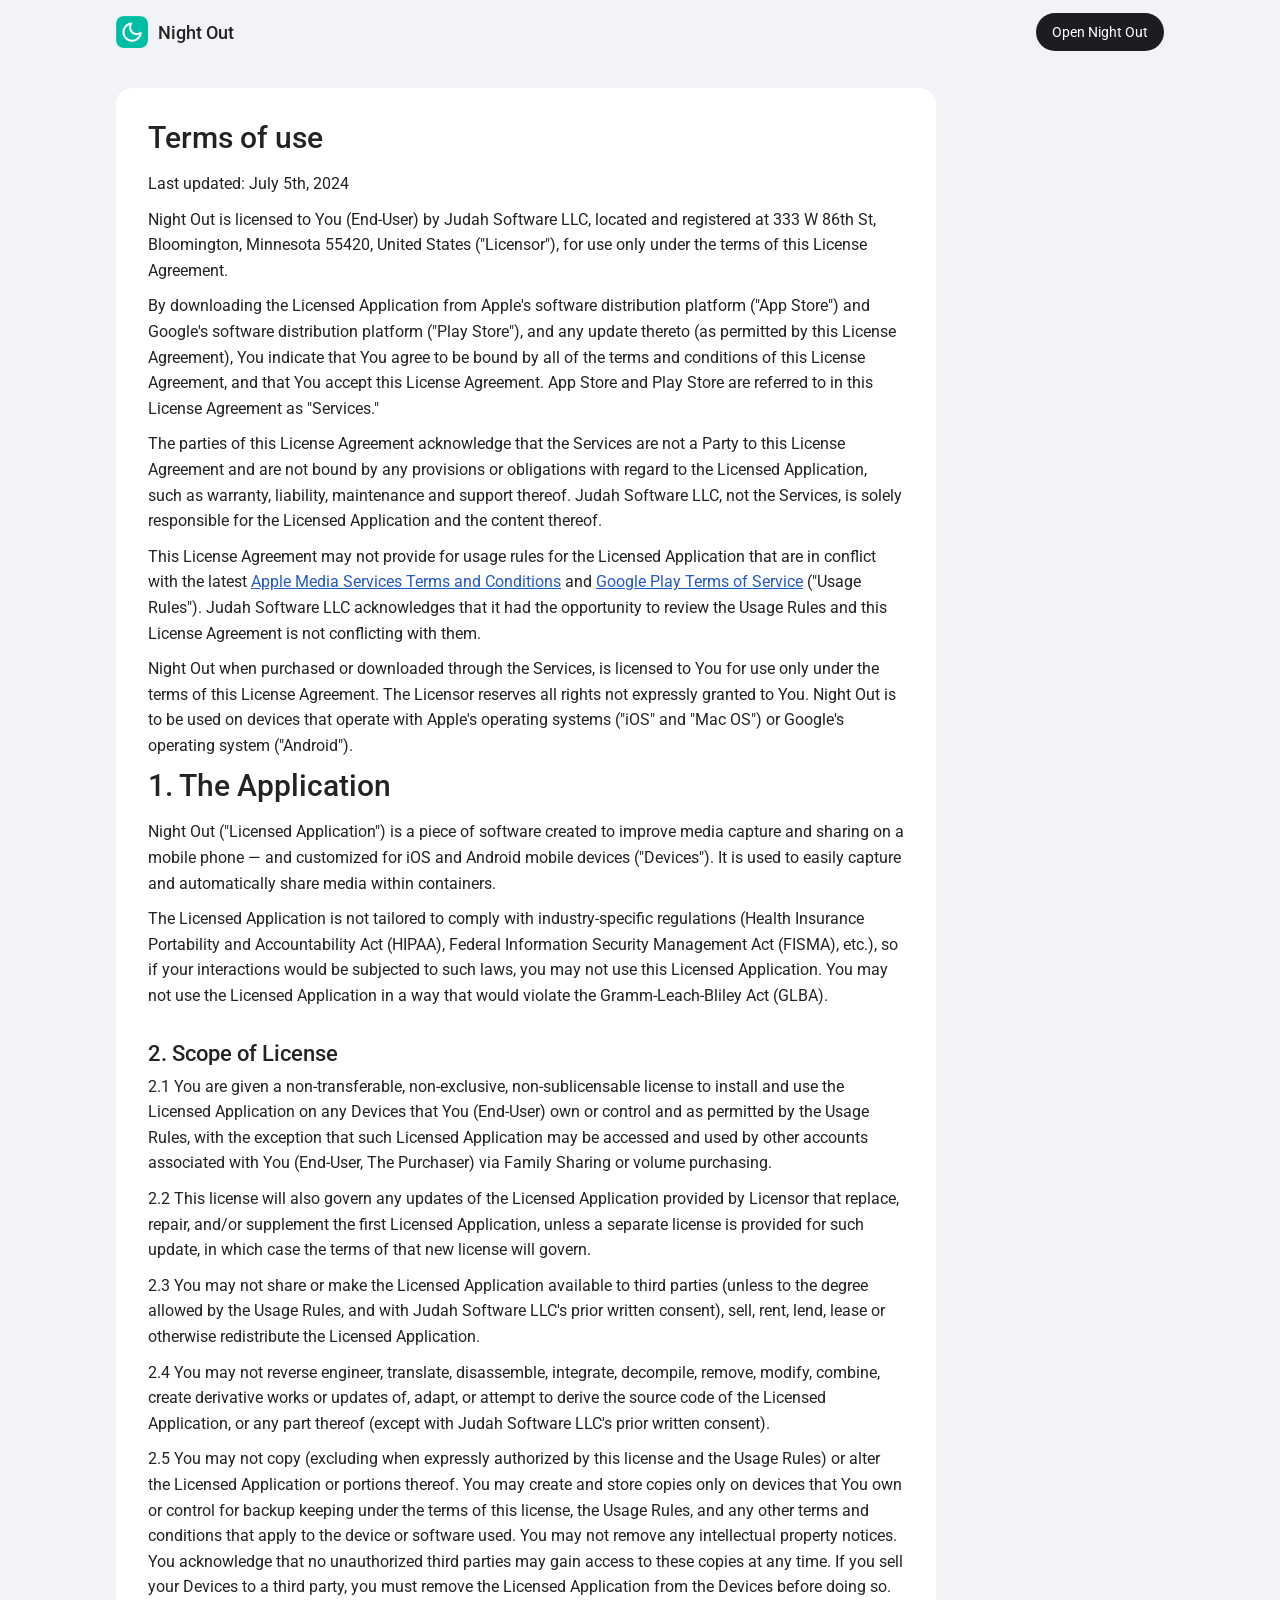
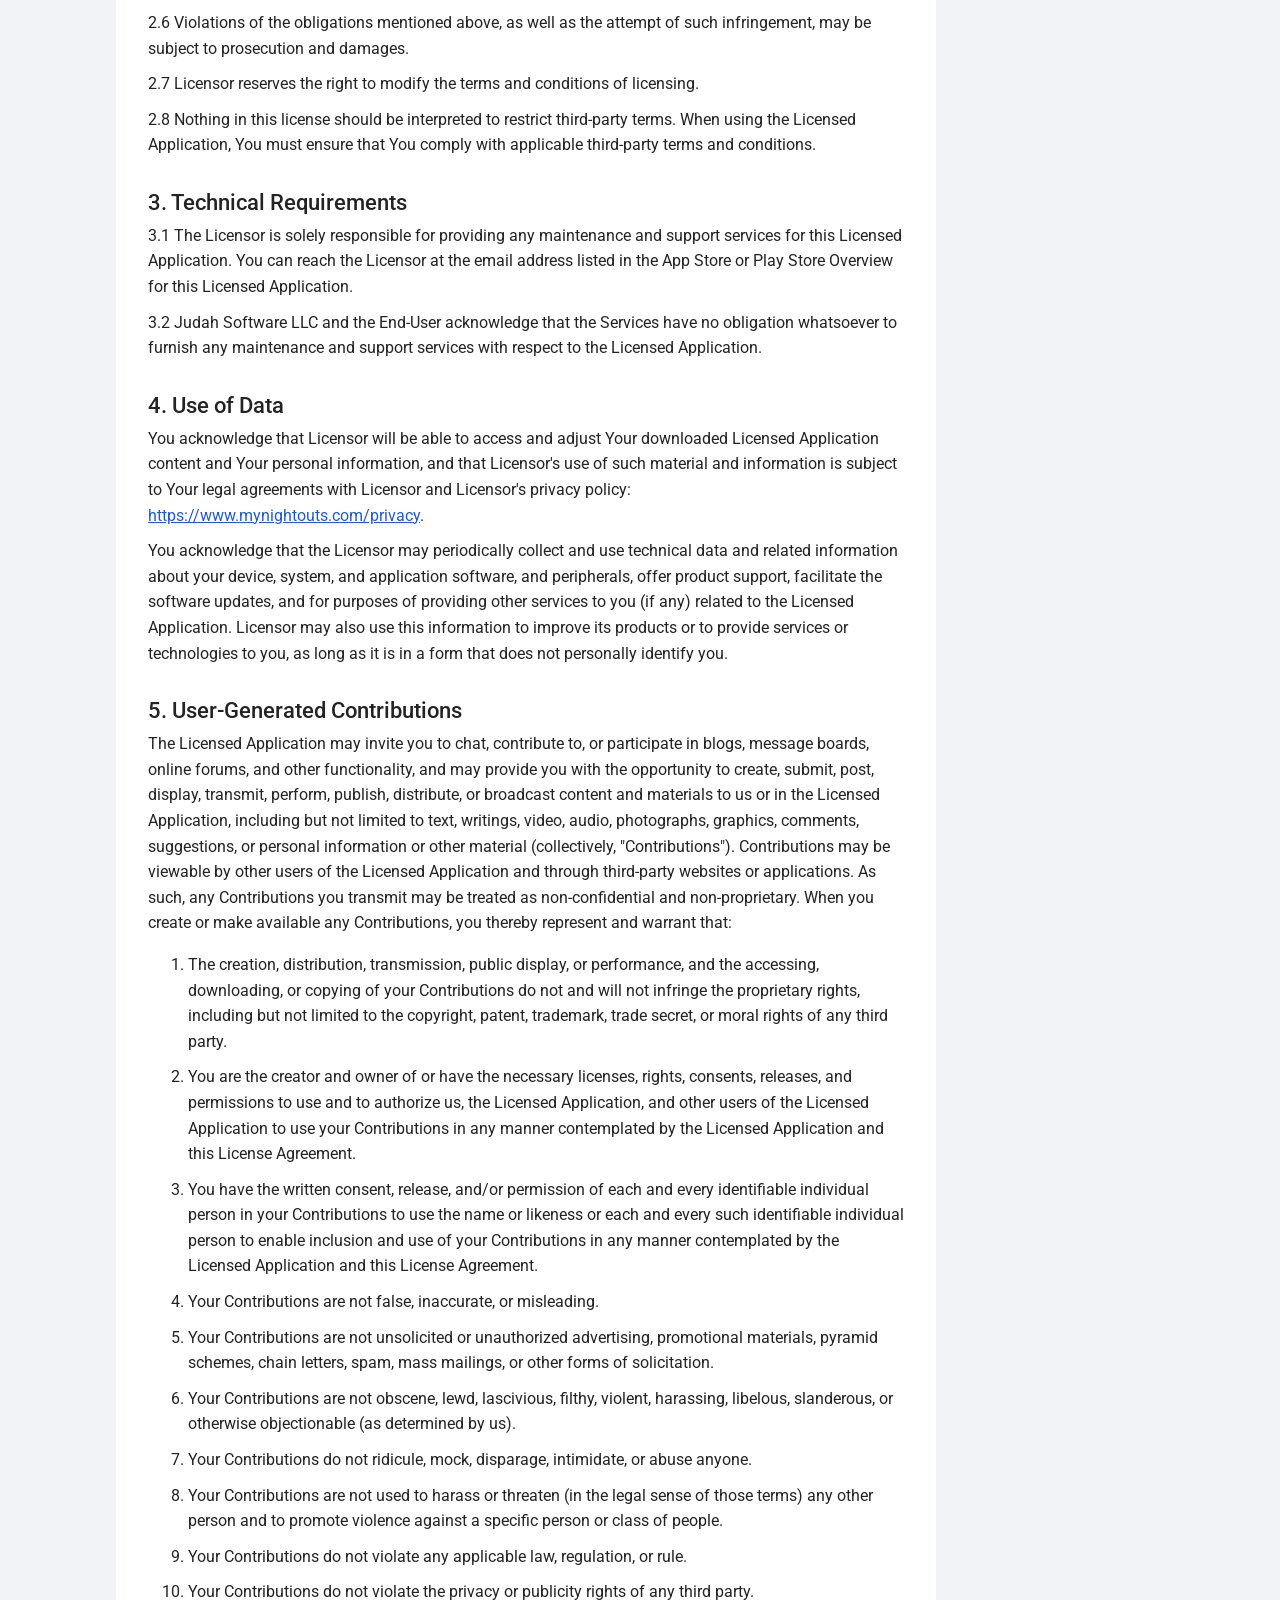
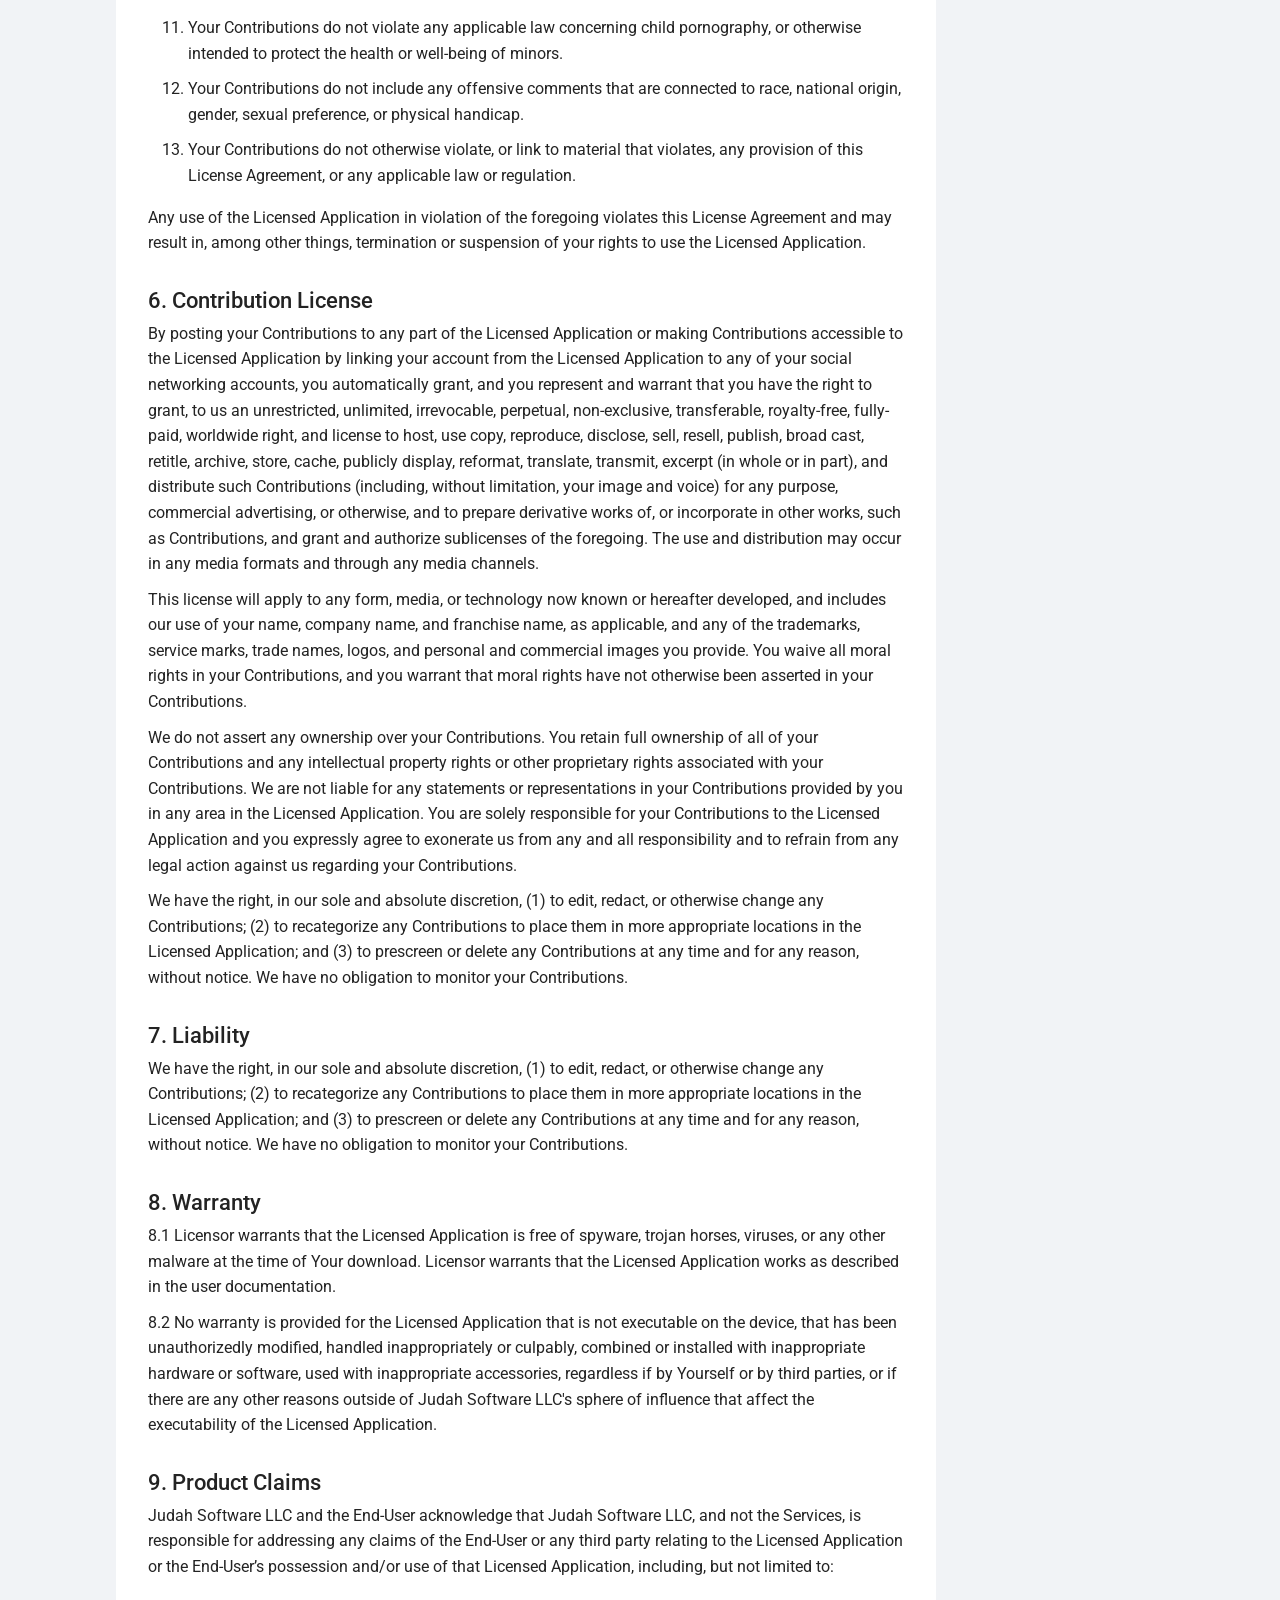
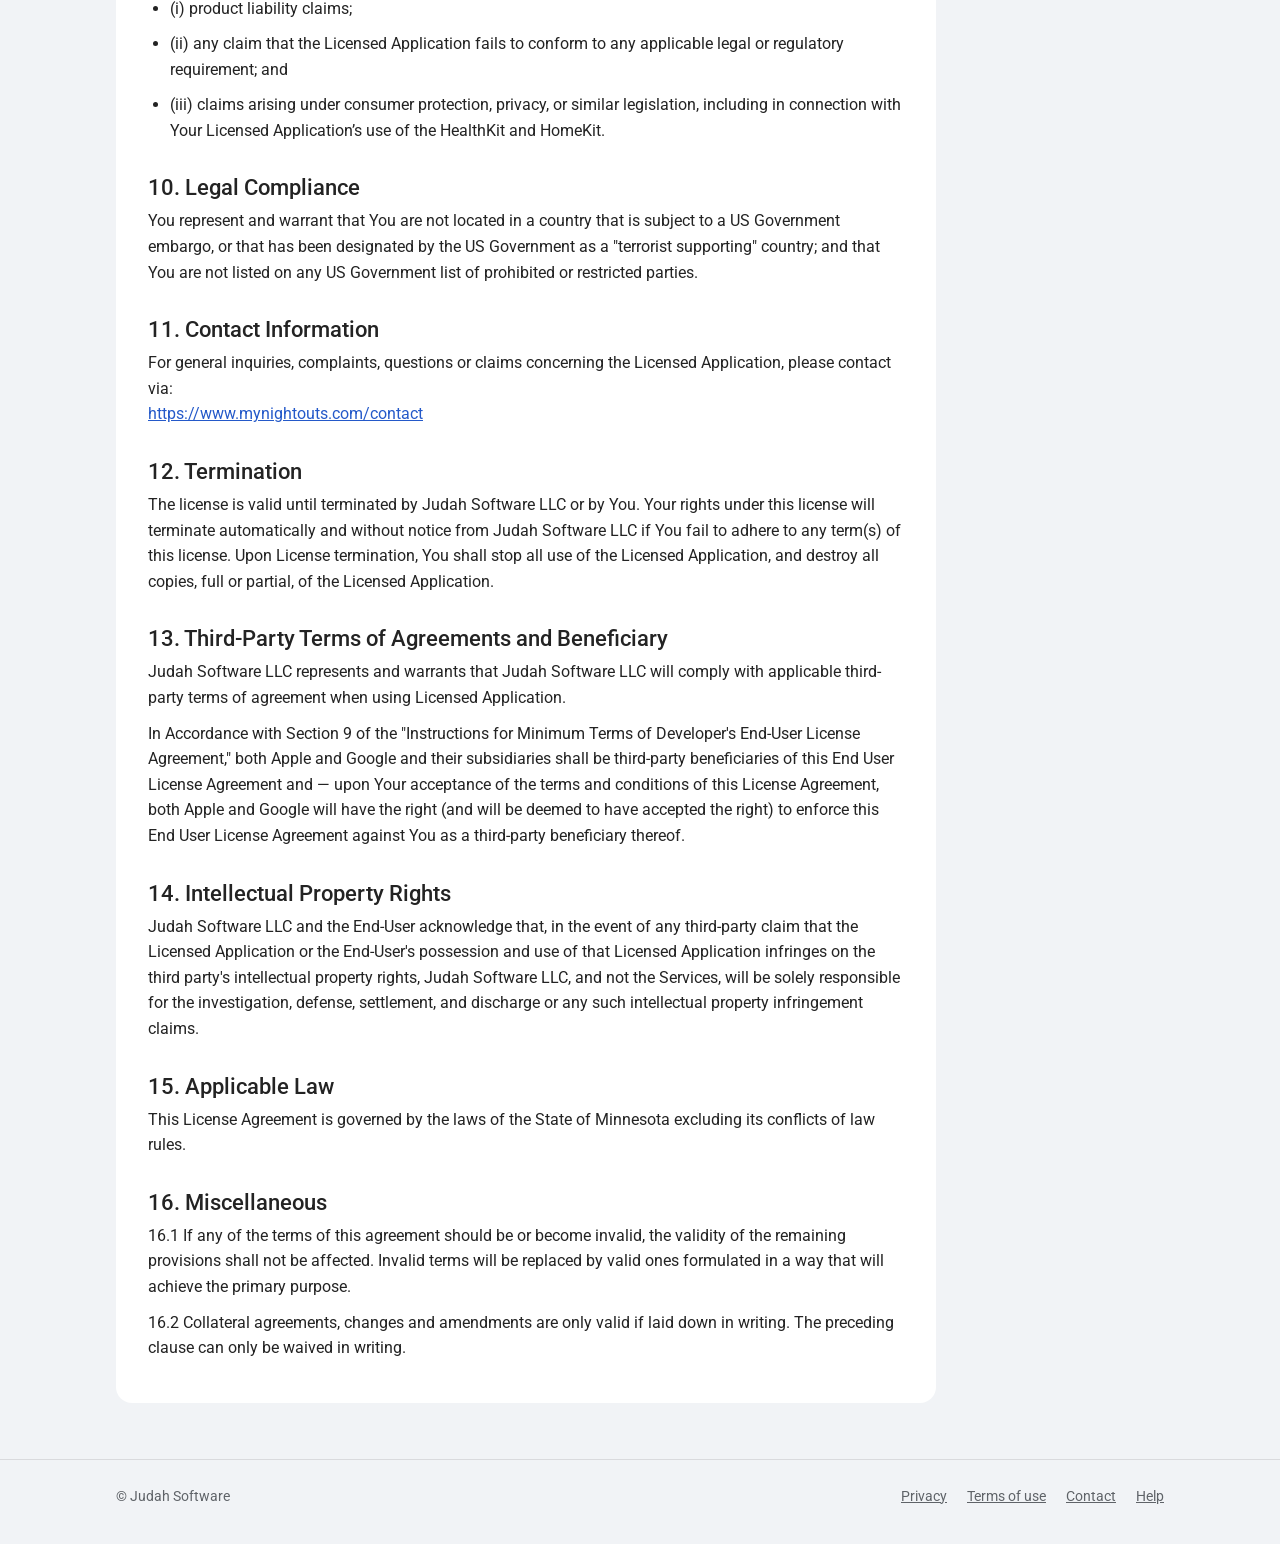
<file: useragreement/index.html>
<!doctype html>
<html lang="en">
<head>
<meta charset="utf-8">
<meta name="viewport" content="width=device-width, initial-scale=1">
<title>Terms of use - Night Out</title>
<link rel="icon" type="image/png" href="../favicon.png">
<link rel="preconnect" href="https://fonts.googleapis.com">
<link rel="preconnect" href="https://fonts.gstatic.com" crossorigin>
<link rel="stylesheet" href="https://fonts.googleapis.com/css2?family=Roboto:wght@400;500&display=swap">
<link rel="stylesheet" href="../styles.css">
</head>
<body>
<header class="wrap top">
  <a class="brand" href="../"><img src="../icon.png" alt="">Night Out</a>
  <nav><a class="button small" href="../login/">Open Night Out</a></nav>
</header>
<main class="wrap"><article class="doc">
<!-- Wording carried over unchanged from the old site (Angular src/app/eula). -->
<h1>Terms of use</h1>
<div id="eula-content">
    <div class="flex-center">
        <div id="eula-container">

            <p>Last updated: July 5th, 2024</p>
            <p>Night Out is licensed to You (End-User) by Judah Software LLC, located and registered at 333 W 86th St,
                Bloomington, Minnesota 55420, United States ("Licensor"), for use only under the terms of this License
                Agreement.</p>
            <p>By downloading the Licensed Application from Apple's software distribution platform ("App Store") and
                Google's software distribution platform ("Play Store"), and any update thereto (as permitted by this
                License Agreement), You indicate that You agree to be bound by all of the terms and conditions of this
                License Agreement, and that You accept this License Agreement. App Store and Play Store are referred to
                in this License Agreement as "Services."</p>
            <p>The parties of this License Agreement acknowledge that the Services are not a Party to this License
                Agreement and are not bound by any provisions or obligations with regard to the Licensed Application,
                such as warranty, liability, maintenance and support thereof. Judah Software LLC, not the Services, is
                solely responsible for the Licensed Application and the content thereof.</p>
            <p>This License Agreement may not provide for usage rules for the Licensed Application that are in conflict
                with the latest <a href="https://www.apple.com/legal/internet-services/itunes/us/terms.html">Apple Media
                    Services Terms and Conditions</a> and <a
                    href="https://play.google.com/intl/en_US/about/play-terms/">Google Play Terms of Service</a> ("Usage
                Rules"). Judah Software LLC acknowledges that it had the opportunity to review the Usage Rules and this
                License Agreement is not conflicting with them.</p>
            <p>Night Out when purchased or downloaded through the Services, is licensed to You for use only under the
                terms of this License Agreement. The Licensor reserves all rights not expressly granted to You. Night
                Out is to be used on devices that operate with Apple's operating systems ("iOS" and "Mac OS") or
                Google's operating system ("Android").</p>

            <h1>1. The Application</h1>
            <p>Night Out ("Licensed Application") is a piece of software created to improve media capture and sharing on
                a mobile phone — and customized for iOS and Android mobile devices ("Devices"). It is used to easily
                capture and automatically share media within containers.</p>
            <p>The Licensed Application is not tailored to comply with industry-specific regulations (Health Insurance
                Portability and Accountability Act (HIPAA), Federal Information Security Management Act (FISMA), etc.),
                so if your interactions would be subjected to such laws, you may not use this Licensed Application. You
                may not use the Licensed Application in a way that would violate the Gramm-Leach-Bliley Act (GLBA).</p>

            <h1>2. Scope of License</h1>
            <p>2.1 You are given a non-transferable, non-exclusive, non-sublicensable license to install and use the
                Licensed Application on any Devices that You (End-User) own or control and as permitted by the Usage
                Rules, with the exception that such Licensed Application may be accessed and used by other accounts
                associated with You (End-User, The Purchaser) via Family Sharing or volume purchasing.</p>
            <p>2.2 This license will also govern any updates of the Licensed Application provided by Licensor that
                replace, repair, and/or supplement the first Licensed Application, unless a separate license is provided
                for such update, in which case the terms of that new license will govern.</p>
            <p>2.3 You may not share or make the Licensed Application available to third parties (unless to the degree
                allowed by the Usage Rules, and with Judah Software LLC's prior written consent), sell, rent, lend,
                lease or otherwise redistribute the Licensed Application.</p>
            <p>2.4 You may not reverse engineer, translate, disassemble, integrate, decompile, remove, modify, combine,
                create derivative works or updates of, adapt, or attempt to derive the source code of the Licensed
                Application, or any part thereof (except with Judah Software LLC's prior written consent).</p>
            <p>2.5 You may not copy (excluding when expressly authorized by this license and the Usage Rules) or alter
                the Licensed Application or portions thereof. You may create and store copies only on devices that You
                own or control for backup keeping under the terms of this license, the Usage Rules, and any other terms
                and conditions that apply to the device or software used. You may not remove any intellectual property
                notices. You acknowledge that no unauthorized third parties may gain access to these copies at any time.
                If you sell your Devices to a third party, you must remove the Licensed Application from the Devices
                before doing so.</p>
            <p>2.6 Violations of the obligations mentioned above, as well as the attempt of such infringement, may be
                subject to prosecution and damages.</p>
            <p>2.7 Licensor reserves the right to modify the terms and conditions of licensing.</p>
            <p>2.8 Nothing in this license should be interpreted to restrict third-party terms. When using the Licensed
                Application, You must ensure that You comply with applicable third-party terms and conditions.</p>

            <h1>3. Technical Requirements</h1>
            <p>3.1 The Licensor is solely responsible for providing any maintenance and support services for this
                Licensed Application. You can reach the Licensor at the email address listed in the App Store or Play
                Store Overview for this Licensed Application.</p>
            <p>3.2 Judah Software LLC and the End-User acknowledge that the Services have no obligation whatsoever to
                furnish any maintenance and support services with respect to the Licensed Application.</p>

            <h1>4. Use of Data</h1>
            <p>You acknowledge that Licensor will be able to access and adjust Your downloaded Licensed Application
                content and Your personal information, and that Licensor's use of such material and information is
                subject to Your legal agreements with Licensor and Licensor's privacy policy:
                <a href="../privacy/">https://www.mynightouts.com/privacy</a>.
            </p>
            <p>You acknowledge that the Licensor may periodically collect and use technical data and related information
                about your device, system, and application software, and peripherals, offer product support, facilitate
                the software updates, and for purposes of providing other services to you (if any) related to the
                Licensed Application. Licensor may also use this information to improve its products or to provide
                services or technologies to you, as long as it is in a form that does not personally identify you.</p>

            <h1>5. User-Generated Contributions</h1>
            <p>The Licensed Application may invite you to chat, contribute to, or participate in blogs, message boards,
                online forums, and other functionality, and may provide you with the opportunity to create, submit,
                post, display, transmit, perform, publish, distribute, or broadcast content and materials to us or in
                the Licensed Application, including but not limited to text, writings, video, audio, photographs,
                graphics, comments, suggestions, or personal information or other material (collectively,
                "Contributions"). Contributions may be viewable by other users of the Licensed Application and through
                third-party websites or applications. As such, any Contributions you transmit may be treated as
                non-confidential and non-proprietary. When you create or make available any Contributions, you thereby
                represent and warrant that:</p>
            <ol>
                <li>The creation, distribution, transmission, public display, or performance, and the accessing,
                    downloading, or copying of your Contributions do not and will not infringe the proprietary rights,
                    including but not limited to the copyright, patent, trademark, trade secret, or moral rights of any
                    third party.</li>
                <li>You are the creator and owner of or have the necessary licenses, rights, consents, releases, and
                    permissions to use and to authorize us, the Licensed Application, and other users of the Licensed
                    Application to use your Contributions in any manner contemplated by the Licensed Application and
                    this License Agreement.</li>
                <li>You have the written consent, release, and/or permission of each and every identifiable individual
                    person in your Contributions to use the name or likeness or each and every such identifiable
                    individual person to enable inclusion and use of your Contributions in any manner contemplated by
                    the Licensed Application and this License Agreement.</li>
                <li>Your Contributions are not false, inaccurate, or misleading.</li>
                <li>Your Contributions are not unsolicited or unauthorized advertising, promotional materials, pyramid
                    schemes, chain letters, spam, mass mailings, or other forms of solicitation.</li>
                <li>Your Contributions are not obscene, lewd, lascivious, filthy, violent, harassing, libelous,
                    slanderous, or otherwise objectionable (as determined by us).</li>
                <li>Your Contributions do not ridicule, mock, disparage, intimidate, or abuse anyone.</li>
                <li>Your Contributions are not used to harass or threaten (in the legal sense of those terms) any other
                    person and to promote violence against a specific person or class of people.</li>
                <li>Your Contributions do not violate any applicable law, regulation, or rule.</li>
                <li>Your Contributions do not violate the privacy or publicity rights of any third party.</li>
                <li>Your Contributions do not violate any applicable law concerning child pornography, or otherwise
                    intended to protect the health or well-being of minors.</li>
                <li>Your Contributions do not include any offensive comments that are connected to race, national
                    origin, gender, sexual preference, or physical handicap.</li>
                <li>Your Contributions do not otherwise violate, or link to material that violates, any provision of
                    this License Agreement, or any applicable law or regulation.</li>
            </ol>
            <p>Any use of the Licensed Application in violation of the foregoing violates this License Agreement and may
                result in, among other things, termination or suspension of your rights to use the Licensed Application.
            </p>

            <h1>6. Contribution License</h1>
            <p>By posting your Contributions to any part of the Licensed Application or making Contributions accessible
                to the Licensed Application by linking your account from the Licensed Application to any of your social
                networking accounts, you automatically grant, and you represent and warrant that you have the right to
                grant, to us an unrestricted, unlimited, irrevocable, perpetual, non-exclusive, transferable,
                royalty-free, fully-paid, worldwide right, and license to host, use copy, reproduce, disclose, sell,
                resell, publish, broad cast, retitle, archive, store, cache, publicly display, reformat, translate,
                transmit, excerpt (in whole or in part), and distribute such Contributions (including, without
                limitation, your image and voice) for any purpose, commercial advertising, or otherwise, and to prepare
                derivative works of, or incorporate in other works, such as Contributions, and grant and authorize
                sublicenses of the foregoing. The use and distribution may occur in any media formats and through any
                media channels.</p>
            <p>This license will apply to any form, media, or technology now known or hereafter developed, and includes
                our use of your name, company name, and franchise name, as applicable, and any of the trademarks,
                service marks, trade names, logos, and personal and commercial images you provide. You waive all moral
                rights in your Contributions, and you warrant that moral rights have not otherwise been asserted in your
                Contributions.</p>
            <p>We do not assert any ownership over your Contributions. You retain full ownership of all of your
                Contributions and any intellectual property rights or other proprietary rights associated with your
                Contributions. We are not liable for any statements or representations in your Contributions provided by
                you in any area in the Licensed Application. You are solely responsible for your Contributions to the
                Licensed Application and you expressly agree to exonerate us from any and all responsibility and to
                refrain from any legal action against us regarding your Contributions.</p>
            <p>We have the right, in our sole and absolute discretion, (1) to edit, redact, or otherwise change any
                Contributions; (2) to recategorize any Contributions to place them in more appropriate locations in the
                Licensed Application; and (3) to prescreen or delete any Contributions at any time and for any reason,
                without notice. We have no obligation to monitor your Contributions.</p>

            <h1>7. Liability</h1>
            <p>We have the right, in our sole and absolute discretion, (1) to edit, redact, or otherwise change any
                Contributions; (2) to recategorize any Contributions to place them in more appropriate locations in the
                Licensed Application; and (3) to prescreen or delete any Contributions at any time and for any reason,
                without notice. We have no obligation to monitor your Contributions.</p>

            <h1>8. Warranty</h1>

            <p>8.1 Licensor warrants that the Licensed Application is free of spyware, trojan horses, viruses, or any
                other malware at the time of Your download. Licensor warrants that the Licensed Application works as
                described in the user documentation.</p>
            <p>8.2 No warranty is provided for the Licensed Application that is not executable on the device, that has
                been unauthorizedly modified, handled inappropriately or culpably, combined or installed with
                inappropriate hardware or software, used with inappropriate accessories, regardless if by Yourself or by
                third parties, or if there are any other reasons outside of Judah Software LLC's sphere of influence
                that affect the executability of the Licensed Application.</p>

            <h1>9. Product Claims</h1>
            <p>Judah Software LLC and the End-User acknowledge that Judah Software LLC, and not the Services, is
                responsible for addressing any claims of the End-User or any third party relating to the Licensed
                Application or the End-User’s possession and/or use of that Licensed Application, including, but not
                limited to:</p>
            <ul>
                <li>(i) product liability claims;</li>
                <li>(ii) any claim that the Licensed Application fails to conform to any applicable legal or regulatory
                    requirement; and</li>
                <li>(iii) claims arising under consumer protection, privacy, or similar legislation, including in
                    connection with Your Licensed Application’s use of the HealthKit and HomeKit.</li>
            </ul>

            <h1>10. Legal Compliance</h1>
            <p>You represent and warrant that You are not located in a country that is subject to a US Government
                embargo, or that has been designated by the US Government as a "terrorist supporting" country; and that
                You are not listed on any US Government list of prohibited or restricted parties.</p>

            <h1>11. Contact Information</h1>
            <p>For general inquiries, complaints, questions or claims concerning the Licensed Application, please
                contact via:
                <br />
                <a href="../contact/">https://www.mynightouts.com/contact</a>
            </p>

            <h1>12. Termination</h1>
            <p>The license is valid until terminated by Judah Software LLC or by You. Your rights under this license
                will terminate automatically and without notice from Judah Software LLC if You fail to adhere to any
                term(s) of this license. Upon License termination, You shall stop all use of the Licensed Application,
                and destroy all copies, full or partial, of the Licensed Application.</p>

            <h1>13. Third-Party Terms of Agreements and Beneficiary</h1>
            <p>Judah Software LLC represents and warrants that Judah Software LLC will comply with applicable
                third-party terms of agreement when using Licensed Application.</p>
            <p>In Accordance with Section 9 of the "Instructions for Minimum Terms of Developer's End-User License
                Agreement," both Apple and Google and their subsidiaries shall be third-party beneficiaries of this End
                User License Agreement and — upon Your acceptance of the terms and conditions of this License Agreement,
                both Apple and Google will have the right (and will be deemed to have accepted the right) to enforce
                this End User License Agreement against You as a third-party beneficiary thereof.</p>

            <h1>14. Intellectual Property Rights</h1>
            <p>Judah Software LLC and the End-User acknowledge that, in the event of any third-party claim that the
                Licensed Application or the End-User's possession and use of that Licensed Application infringes on the
                third party's intellectual property rights, Judah Software LLC, and not the Services, will be solely
                responsible for the investigation, defense, settlement, and discharge or any such intellectual property
                infringement claims.</p>

            <h1>15. Applicable Law</h1>
            <p>This License Agreement is governed by the laws of the State of Minnesota excluding its conflicts of law
                rules.</p>

            <h1>16. Miscellaneous</h1>
            <p>16.1 If any of the terms of this agreement should be or become invalid, the validity of the remaining
                provisions shall not be affected. Invalid terms will be replaced by valid ones formulated in a way that
                will achieve the primary purpose.</p>
            <p>16.2 Collateral agreements, changes and amendments are only valid if laid down in writing. The preceding
                clause can only be waived in writing.</p>

        </div>
    </div>
</article></main>
<footer>
  <div class="wrap">
    <span>&copy; Judah Software</span>
    <nav><a href="../privacy/">Privacy</a><a href="../useragreement/">Terms of use</a><a href="../contact/">Contact</a><a href="../help/">Help</a></nav>
  </div>
</footer>
</body>
</html>
</file>
<file: styles.css>
/* mynightouts.com - the sales site. "Ink and Blue" palette, shared with invite-site/styles.css.
   Light/dark follows the visitor's device. Fully rounded buttons. */
:root {
  --primary: #2f6fed; --primary-dark: #2459c9;
  --teal: #00bfa5; --teal-10: rgba(0,191,165,.12);
  --ink: #1c1d22; --on-ink: #ffffff; --text: #232323; --muted: #5f6368;
  --screen: #f1f3f6; --card: #ffffff; --line: rgba(0,0,0,.10);
}
@media (prefers-color-scheme: dark) {
  :root {
    --primary: #7aa5ff; --primary-dark: #8fb3ff;
    --teal-10: rgba(0,191,165,.16);
    --ink: #eef0f4; --on-ink: #15161a; --text: #dddddd; --muted: #a0a4ab;
    --screen: #131519; --card: #1d2026; --line: rgba(255,255,255,.10);
  }
}
* { box-sizing: border-box; }
html, body { margin: 0; background: var(--screen); color: var(--text);
  font-family: Roboto, system-ui, -apple-system, "Segoe UI", sans-serif; -webkit-font-smoothing: antialiased; }
a { color: var(--primary-dark); }
.wrap { max-width: 1080px; margin: 0 auto; padding: 0 16px; }
h1, h2, h3 { font-weight: 500; margin: 0; text-wrap: balance; }
p { margin: 0; line-height: 1.55; }

/* header */
.top { display: flex; align-items: center; justify-content: space-between; height: 64px; }
.brand { display: flex; align-items: center; gap: 10px; font-size: 18px; font-weight: 500; color: var(--text); text-decoration: none; }
.brand img { width: 32px; height: 32px; border-radius: 8px; }
.top nav { display: flex; gap: 20px; align-items: center; font-size: 15px; }
.top nav a:not(.button) { color: var(--text); text-decoration: none; }
.top nav a:not(.button):hover { color: var(--primary-dark); }

/* buttons */
.button { display: inline-flex; align-items: center; justify-content: center; gap: 8px; height: 48px; padding: 0 22px;
  border-radius: 999px; background: var(--ink); color: var(--on-ink); font: 500 15px/1 inherit; font-family: inherit;
  text-decoration: none; white-space: nowrap; }
.button:hover { opacity: .88; }
.button.quiet { background: transparent; color: var(--text); box-shadow: inset 0 0 0 1px var(--line); }
.button.small { height: 38px; padding: 0 16px; font-size: 14px; }
.button svg { width: 20px; height: 20px; fill: currentColor; flex: none; }

/* hero */
.hero { display: grid; grid-template-columns: 1.1fr .9fr; gap: 48px; align-items: center; padding: 56px 0 72px; }
.hero h1 { font-size: clamp(36px, 5.4vw, 60px); line-height: 1.05; letter-spacing: -.01em; }
.hero h1 em { font-style: normal; color: var(--teal); }
.hero .lede { font-size: 19px; color: var(--muted); margin: 20px 0 32px; max-width: 34em; }
.ctas { display: flex; flex-wrap: wrap; gap: 12px; }
.prints { position: relative; width: 300px; height: 340px; margin: 0 auto; }
.prints .print { position: absolute; inset: 0; border: 10px solid var(--card); border-radius: 10px;
  box-shadow: 0 18px 40px rgba(0,0,0,.18); }
.prints .p1 { transform: rotate(9deg); background: linear-gradient(160deg, #1b2a52, #7a3e8c 60%, #f08a5d); }
.prints .p2 { transform: rotate(-7deg); background: linear-gradient(200deg, #0d3b4f, #00bfa5 70%, #c9f2e9); }
.prints .p3 { transform: rotate(-1deg); background: radial-gradient(circle at 70% 25%, #ffe9a8 0 9%, transparent 10%),
  linear-gradient(180deg, #10142b, #2b3a78 55%, #e2725b); }
.prints .tag { position: absolute; right: -18px; bottom: 26px; background: var(--ink); color: var(--on-ink);
  border-radius: 14px; padding: 6px 12px; font-size: 13px; }

/* features */
section { padding: 56px 0; }
section > .wrap > h2 { font-size: clamp(26px, 3.4vw, 36px); margin-bottom: 12px; }
section > .wrap > .sub { color: var(--muted); font-size: 17px; margin-bottom: 32px; max-width: 40em; }
.features { display: grid; grid-template-columns: repeat(3, 1fr); gap: 16px; }
.feature { background: var(--card); border-radius: 16px; padding: 24px; }
.feature .dot { width: 40px; height: 40px; border-radius: 12px; background: var(--teal-10); color: var(--teal);
  display: grid; place-items: center; margin-bottom: 16px; }
.feature .dot svg { width: 22px; height: 22px; fill: currentColor; }
.feature h3 { font-size: 18px; margin-bottom: 8px; }
.feature p { color: var(--muted); font-size: 15px; }

/* get it */
.platforms { display: grid; grid-template-columns: repeat(4, 1fr); gap: 16px; }
.platform { background: var(--card); border-radius: 16px; padding: 24px; display: flex; flex-direction: column; gap: 8px; }
.platform h3 { font-size: 18px; }
.platform p { color: var(--muted); font-size: 14px; flex: 1; margin-bottom: 12px; }
.platform.windows { box-shadow: inset 0 0 0 2px var(--teal); }

/* text pages (privacy, terms, contact) */
.doc { background: var(--card); border-radius: 16px; padding: 32px; margin: 24px 0 56px; max-width: 820px; }
.doc h1 { font-size: 30px; margin: 0 0 16px; }
.doc h1 ~ h1 { font-size: 22px; margin: 32px 0 8px; }
.doc h2 { font-size: 18px; margin: 24px 0 8px; }
.doc p, .doc li { line-height: 1.6; margin: 0 0 10px; }
.doc ul { padding-left: 22px; }

/* footer */
footer { border-top: 1px solid var(--line); padding: 28px 0 40px; color: var(--muted); font-size: 14px; }
footer .wrap { display: flex; flex-wrap: wrap; gap: 12px 24px; justify-content: space-between; }
footer nav { display: flex; gap: 20px; }
footer a { color: var(--muted); }

@media (max-width: 900px) {
  .hero { grid-template-columns: 1fr; padding-top: 32px; }
  .prints { width: 240px; height: 270px; }
  .features { grid-template-columns: 1fr 1fr; }
  .platforms { grid-template-columns: 1fr 1fr; }
}
@media (max-width: 560px) {
  .top nav .hide-sm { display: none; }
  .features, .platforms { grid-template-columns: 1fr; }
  .ctas .button { flex: 1 1 100%; }
  .doc { padding: 20px; }
}
</file>
